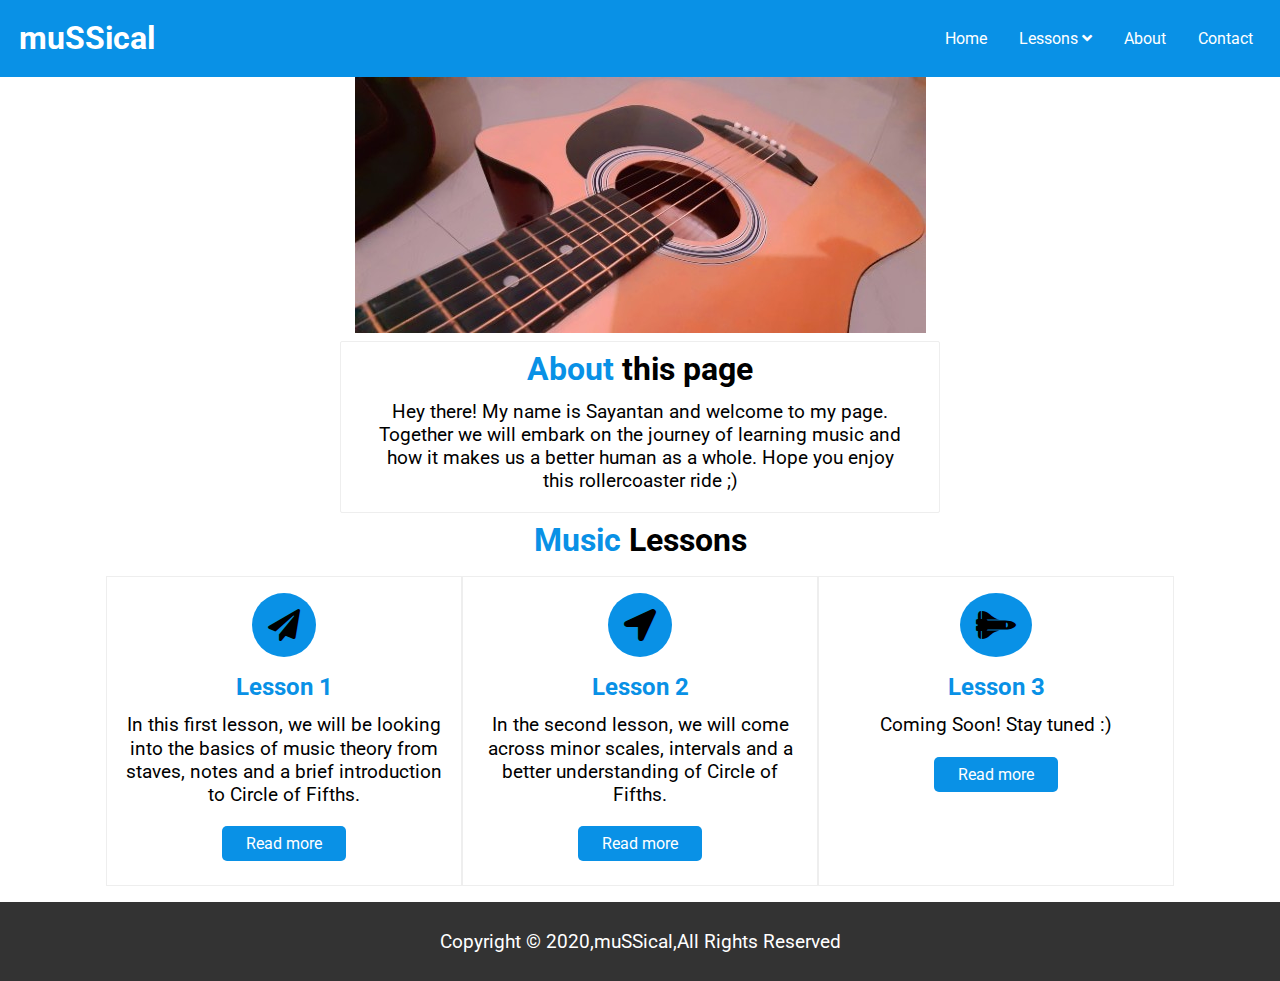
<file: index.html>
<!DOCTYPE html>
<html lang="en">
<head>
    <meta charset="UTF-8">
    <meta name="viewport" content="width=device-width, initial-scale=1.0">
    <meta http-equiv="X-UA-Compatible" content="ie=edge">
    <link rel="stylesheet" href="style.css">
	<link rel="stylesheet" media="screen and (max-width:760px)" href="css/mobile.css">
	<link rel="stylesheet" media="screen and (orientation:landscape) and (min-device-width: 319px) 
	and (max-device-width: 640px)" href="css/mobile.css">
	<!-- <link rel="stylesheet" media="screen and (orientation:landscape)" href="css/landscape.css"> -->
    <!-- <link rel="stylesheet" media="screen and (min-width:1100px)"href="css/widescreen.css"> -->
    
	<link rel="stylesheet" href="./fontawesome-free-5.11.2-web/css/all.css">
    <title>muSSical</title>
</head>
<body>
	<div>
	<nav id="navbar" class="bg-primary">
		<h1 class="logo">
			muSSical
		</h1>
		<ul class="nav-links">
			<li><a href="index.html">Home</a></li>
			<li class="dropdown">Lessons <i class="fa fa-angle-down"></i>
				<ul id="lesson-list">
					<li><a href="lesson1.html">Lesson 1</a></li>
					<li><a href="lesson2.html">Lesson 2</a></li>
					<li><a href="lesson3.html">Lesson 3</a></li>
				</ul>
			</li>
			<li><a href="about.html">About</a></li>
			<li><a href="contact.html">Contact</a></li>
		</ul>
		<div class="hamburger-menu">
			<div class="line1"></div>
			<div class="line2"></div>
			<div class="line3"></div>
		</div>
	</nav>

    <section id="carousel">
		<div class="container">
		  <img src="images/guitar_cover.jpg" alt="Home img">
		</div>
	</section>
	
	<section id="about">
		<div class="container">
			<h2 id="about-header" class="text-center"><span class="text-primary">About</span> this page</h2>
			<p class="text-content text-center">Hey there! My name is Sayantan and welcome to my page. Together we will embark on the journey of learning music and how it makes us a better human as a whole. Hope you enjoy this rollercoaster ride ;)</p>
		</div>
	</section>
	
	<section id="lesson-section">
		<div class="container">
			<h2 class="primary-heading text-center"><span class="text-primary">Music</span> Lessons</h2>
			<div class="lessons">
				<div class="lesson">
					<i class="fas fa-paper-plane fa-2x"></i>
					<div>
						<h2 class="text-primary">Lesson 1</h2>
						<p>In this first lesson, we will be looking into the basics of music theory from staves, notes and a brief introduction to Circle of Fifths.</p>
						<a href="lesson1.html" class="btn">Read more</a>
					</div>
					
				</div>
				<div class="lesson">
					<i class="fas fa-location-arrow fa-2x"></i>
					<div>
						<h2 class="text-primary">Lesson 2</h2>
						<p>In the second lesson, we will come across minor scales, intervals and a better understanding of Circle of Fifths.</p>
						<a href="lesson2.html" class="btn">Read more</a>
					</div>
					
				</div>
				<div class="lesson">
					<i class="fas fa-space-shuttle fa-2x"></i>
					<div>
						<h2 class="text-primary">Lesson 3</h2>
						<p>Coming Soon! Stay tuned :)</p>
						<a href="lesson3.html" class="btn">Read more</a>
					</div>
					
				</div>
			</div>
		</div>
	</section>

    <footer id="main-footer" class="bg-dark text-center py-1">
        <div class="container">
                <p>Copyright &copy; 2020,muSSical,All Rights Reserved</p>
        </div>
	</footer>

	<script src="js/main.js"></script>
</div>
</body>
</html>
</file>
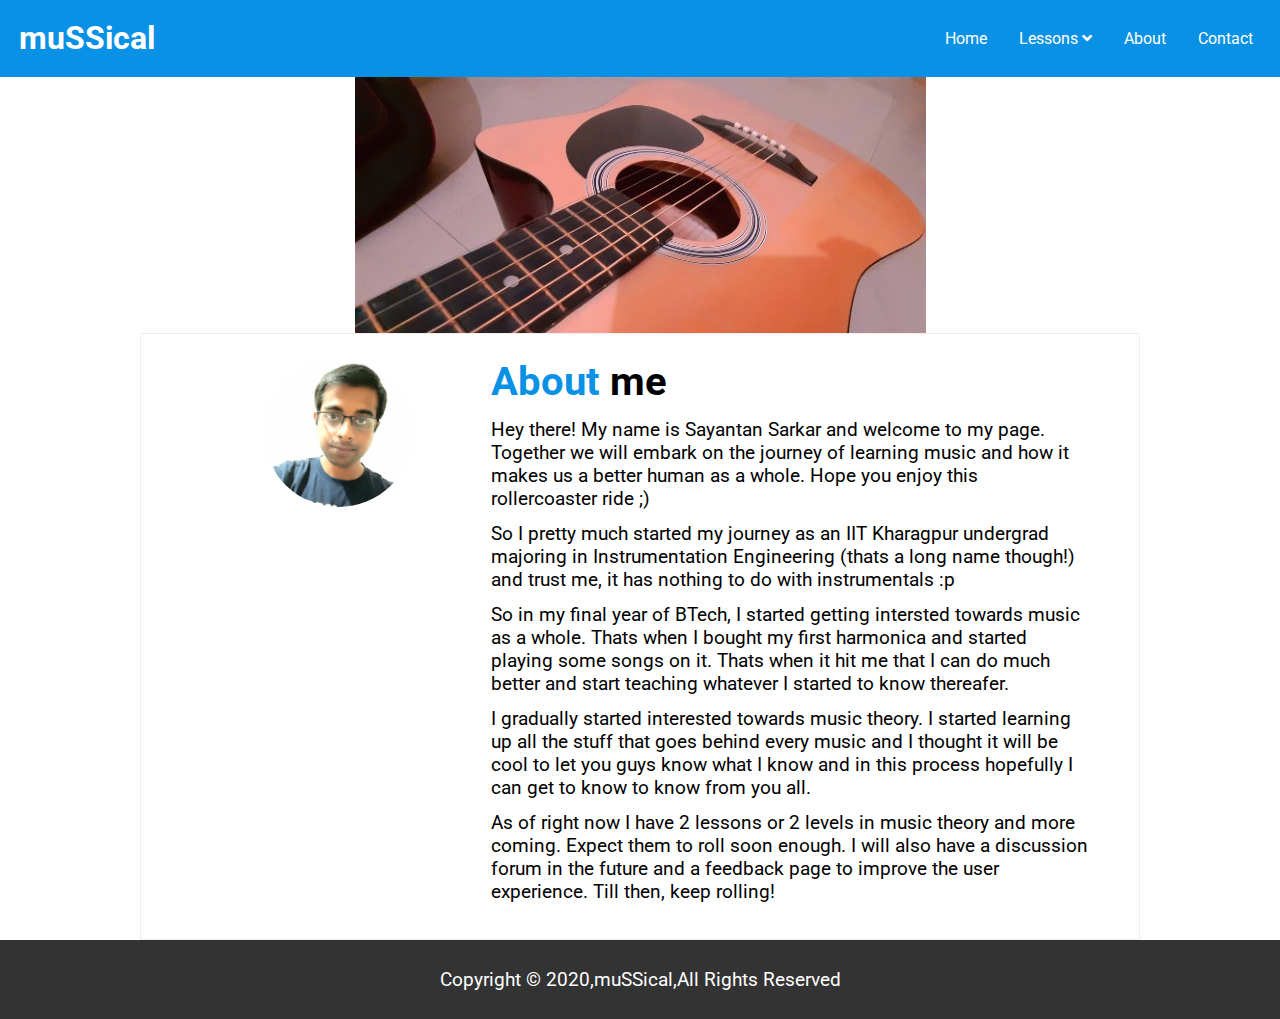
<file: about.html>
<!DOCTYPE html>
<html lang="en">
<head>
    <meta charset="UTF-8">
    <meta name="viewport" content="width=device-width, initial-scale=1.0">
    <meta http-equiv="X-UA-Compatible" content="ie=edge">
    <link rel="stylesheet" href="style.css">
    <link rel="stylesheet" media="screen and (max-width:760px)"href="css/mobile.css">
    <link rel="stylesheet" media="screen and (orientation:landscape) and (min-device-width: 319px) 
	and (max-device-width: 640px)" href="css/mobile.css">
    <!-- <link rel="stylesheet" media="screen and (min-width:1100px)"href="css/widescreen.css"> -->
    
    <link rel="stylesheet" href="./fontawesome-free-5.11.2-web/css/all.css">
    <title>muSSical</title>
</head>
<body>
    <div>
    <nav id="navbar" class="bg-primary">
        <h1 class="logo">
            muSSical
        </h1>
        <ul class="nav-links">
                <li><a href="index.html">Home</a></li>
            <li class="dropdown">Lessons <i class="fa fa-angle-down"></i>
                <ul id="lesson-list">
                    <li><a href="lesson1.html">Lesson 1</a></li>
                    <li><a href="lesson2.html">Lesson 2</a></li>
                    <li><a href="lesson3.html">Lesson 3</a></li>
                </ul>
            </li>
            <li><a href="about.html">About</a></li>
            <li><a href="contact.html">Contact</a></li>
        </ul>
        <div class="hamburger-menu">
            <div class="line1"></div>
            <div class="line2"></div>
            <div class="line3"></div>
        </div>
    </nav>

    <section id="carousel">
            <div class="container">
              <img src="images/guitar_cover.jpg" alt="Home img">
            </div>
        </section>

    <section id="about-section">
        <div class="container">
            <div class="about-info">
                <div id="about-profilepic">
                    <img src="images/profile_pic.jpg" alt="me">
                </div>
                <div id="about-textcontent">
                    <h2><span class="text-primary">About </span>me</h2>
                    <p>Hey there! My name is Sayantan Sarkar and welcome to my page. Together we will embark on the journey of learning music and how it makes us a better human as a whole. Hope you enjoy this rollercoaster ride ;)</p>
                    <p>So I pretty much started my journey as an IIT Kharagpur undergrad majoring in Instrumentation Engineering (thats a long name though!) and trust me, it has nothing to do with instrumentals :p</p>
                    <p>So in my final year of BTech, I started getting intersted towards music as a whole. Thats when I bought my first harmonica and started playing some songs on it. Thats when it hit me that I can do much better and start teaching whatever I started to know thereafer.</p>
                    <p>I gradually started interested towards music theory. I started learning up all the stuff that goes behind every music and I thought it will be cool to let you guys know what I know and in this process hopefully I can get to know to know from you all.</p>
                    <p>As of right now I have 2 lessons or 2 levels in music theory and more coming. Expect them to roll soon enough. I will also have a discussion forum in the future and a feedback page to improve the user experience. Till then, keep rolling!</p>
                </div>
            </div>
            
        </div>
    </section>

    <footer id="main-footer" class="bg-dark text-center py-1">
        <div class="container">
                <p>Copyright &copy; 2020,muSSical,All Rights Reserved</p>
        </div>
	</footer>
    
	<script src="js/main.js"></script>
    </div>
</body>
</html>
</file>
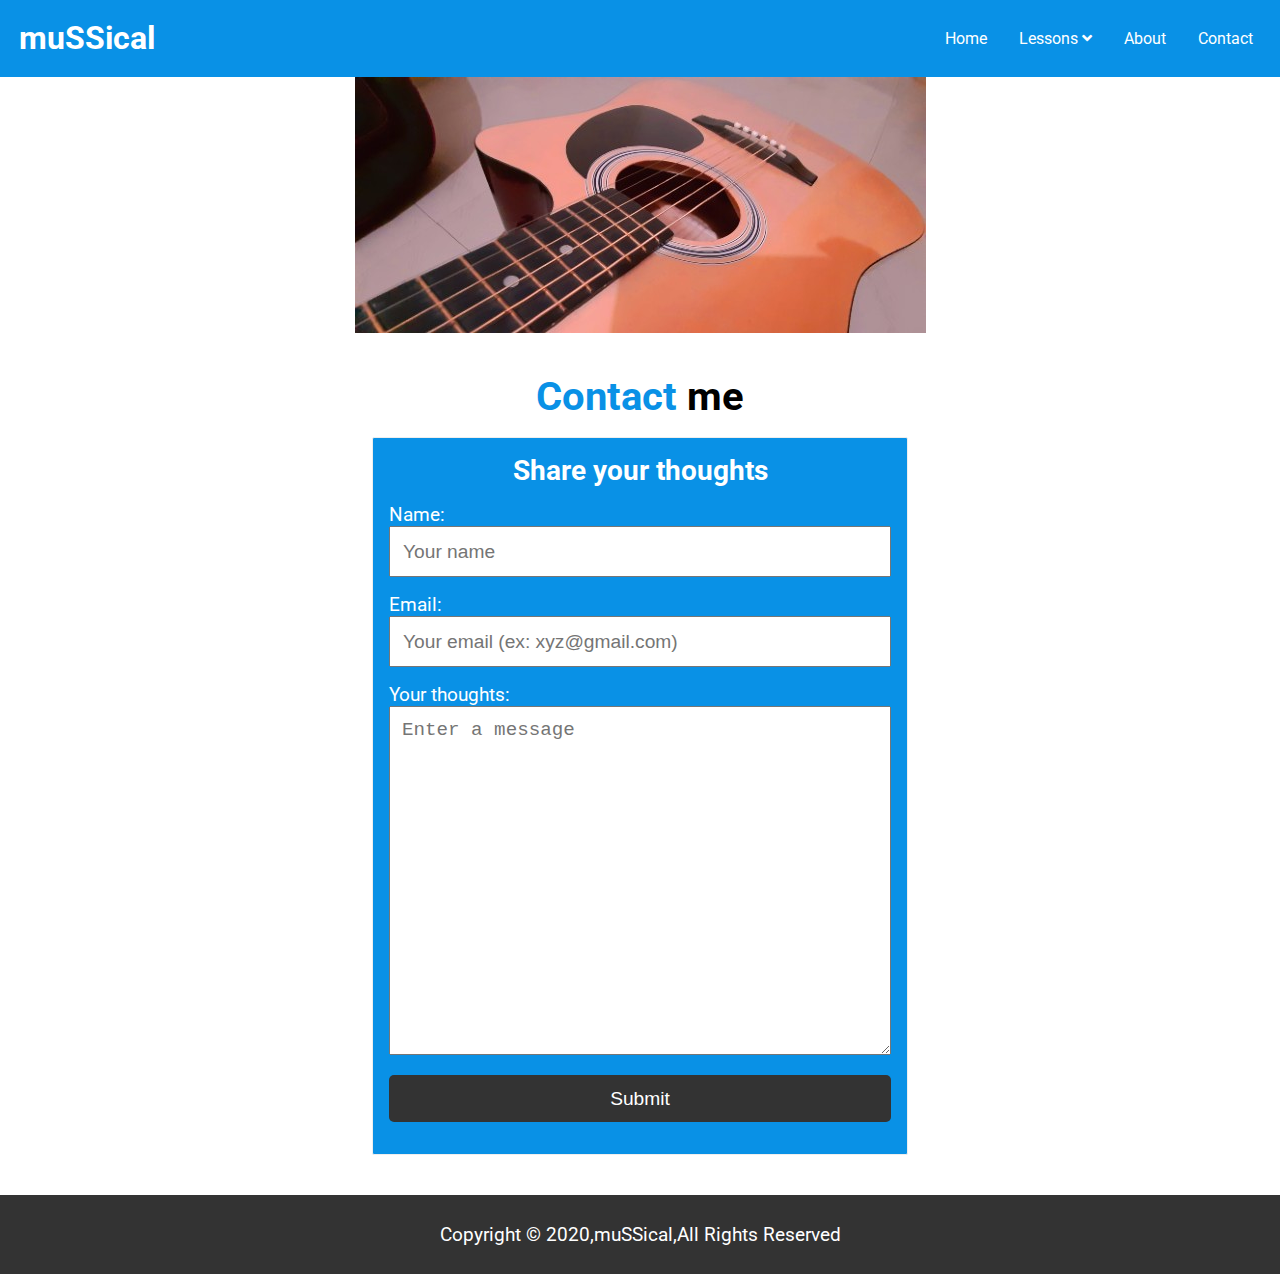
<file: contact.html>
<!DOCTYPE html>
<html lang="en">
<head>
    <meta charset="UTF-8">
    <meta name="viewport" content="width=device-width, initial-scale=1.0">
    <meta http-equiv="X-UA-Compatible" content="ie=edge">
    <link rel="stylesheet" href="style.css">
    <link rel="stylesheet" media="screen and (max-width:760px)"href="css/mobile.css">
    <link rel="stylesheet" media="screen and (orientation:landscape) and (min-device-width: 319px) 
	and (max-device-width: 640px)" href="css/mobile.css">
    <!-- <link rel="stylesheet" media="screen and (min-width:1100px)"href="css/widescreen.css"> -->
    
    <link rel="stylesheet" href="./fontawesome-free-5.11.2-web/css/all.css">
    <title>muSSical</title>
</head>
<body>
    <div>
    <nav id="navbar" class="bg-primary">
        <h1 class="logo">
            muSSical
        </h1>
        <ul class="nav-links">
                <li><a href="index.html">Home</a></li>
            <li class="dropdown">Lessons <i class="fa fa-angle-down"></i>
                <ul id="lesson-list">
                    <li><a href="lesson1.html">Lesson 1</a></li>
                    <li><a href="lesson2.html">Lesson 2</a></li>
                    <li><a href="lesson3.html">Lesson 3</a></li>
                </ul>
            </li>
            <li><a href="about.html">About</a></li>
            <li><a href="contact.html">Contact</a></li>
        </ul>
        <div class="hamburger-menu">
            <div class="line1"></div>
            <div class="line2"></div>
            <div class="line3"></div>
        </div>
    </nav>

    <section id="carousel">
            <div class="container">
              <img src="images/guitar_cover.jpg" alt="Home img">
            </div>
        </section>

    <section id="contact-section">
        <div class="container py-2">
            <div id="contact-heading">
                <h2><span class="text-primary">Contact </span>me</h2>
            </div>
            <div id="form-details" class="py-1">
                <h3>Share your thoughts</h3>
                <form name="contact" method="POST" data-netlify="true">
                    <div class="form-grp">
                        <label for="name">Name:</label>
                        <input type="text" name="name" id="name" placeholder="Your name" required>
                    </div>
                    <div class="form-grp">
                        <label for="email">Email:</label>
                        <input type="email" name="email" id="email" placeholder="Your email (ex: xyz@gmail.com)">
                    </div>
                    <div class="form-grp">
                        <label for="message">Your thoughts:</label>
                        <textarea name="message" rows="14" id="message" placeholder="Enter a message" required></textarea>
                    </div>
                    <div class="form-grp">
                        <input type="submit" value="Submit" id="submit" class="btn btn-dark">
                    </div>
                </form>
            </div>
            
        </div>
    </section>

    <footer id="main-footer" class="bg-dark text-center py-1">
        <div class="container">
                <p>Copyright &copy; 2020,muSSical,All Rights Reserved</p>
        </div>
	</footer>
    
	<script src="js/main.js"></script>
    </div>
</body>
</html>
</file>
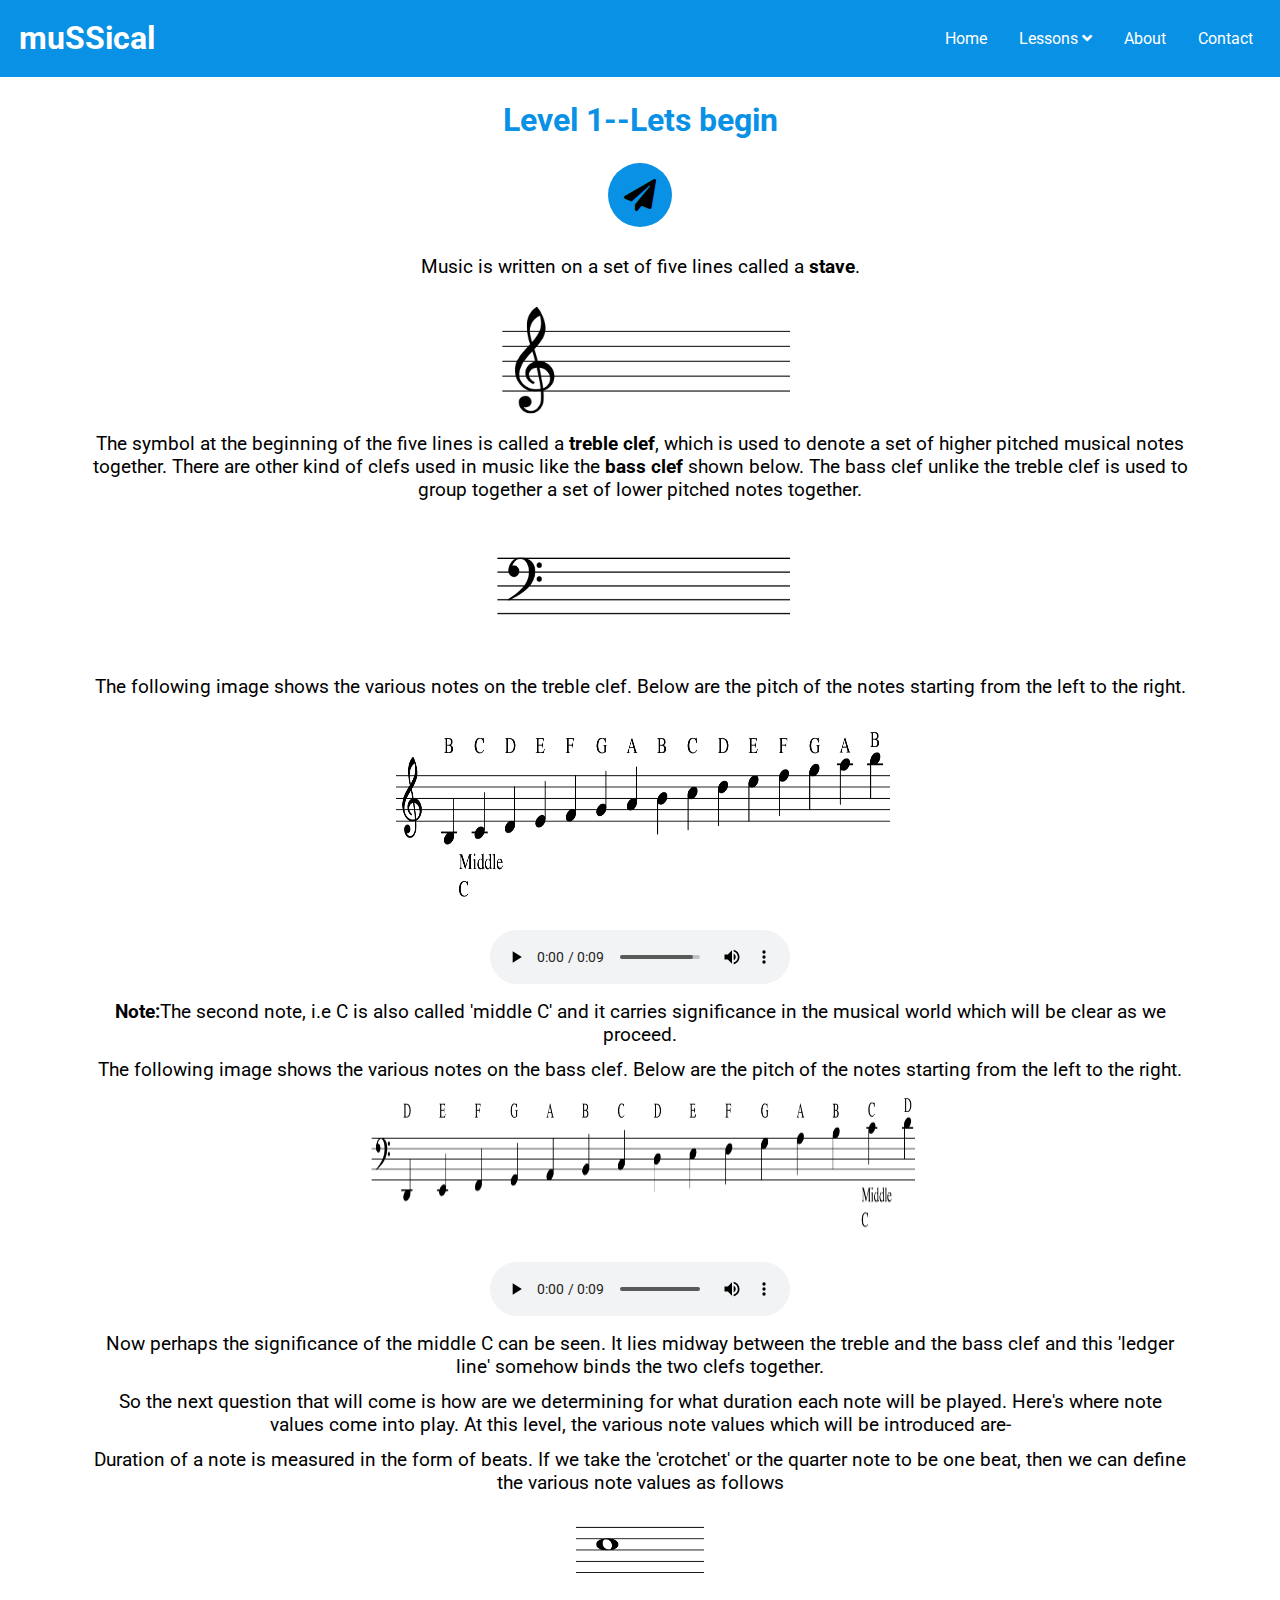
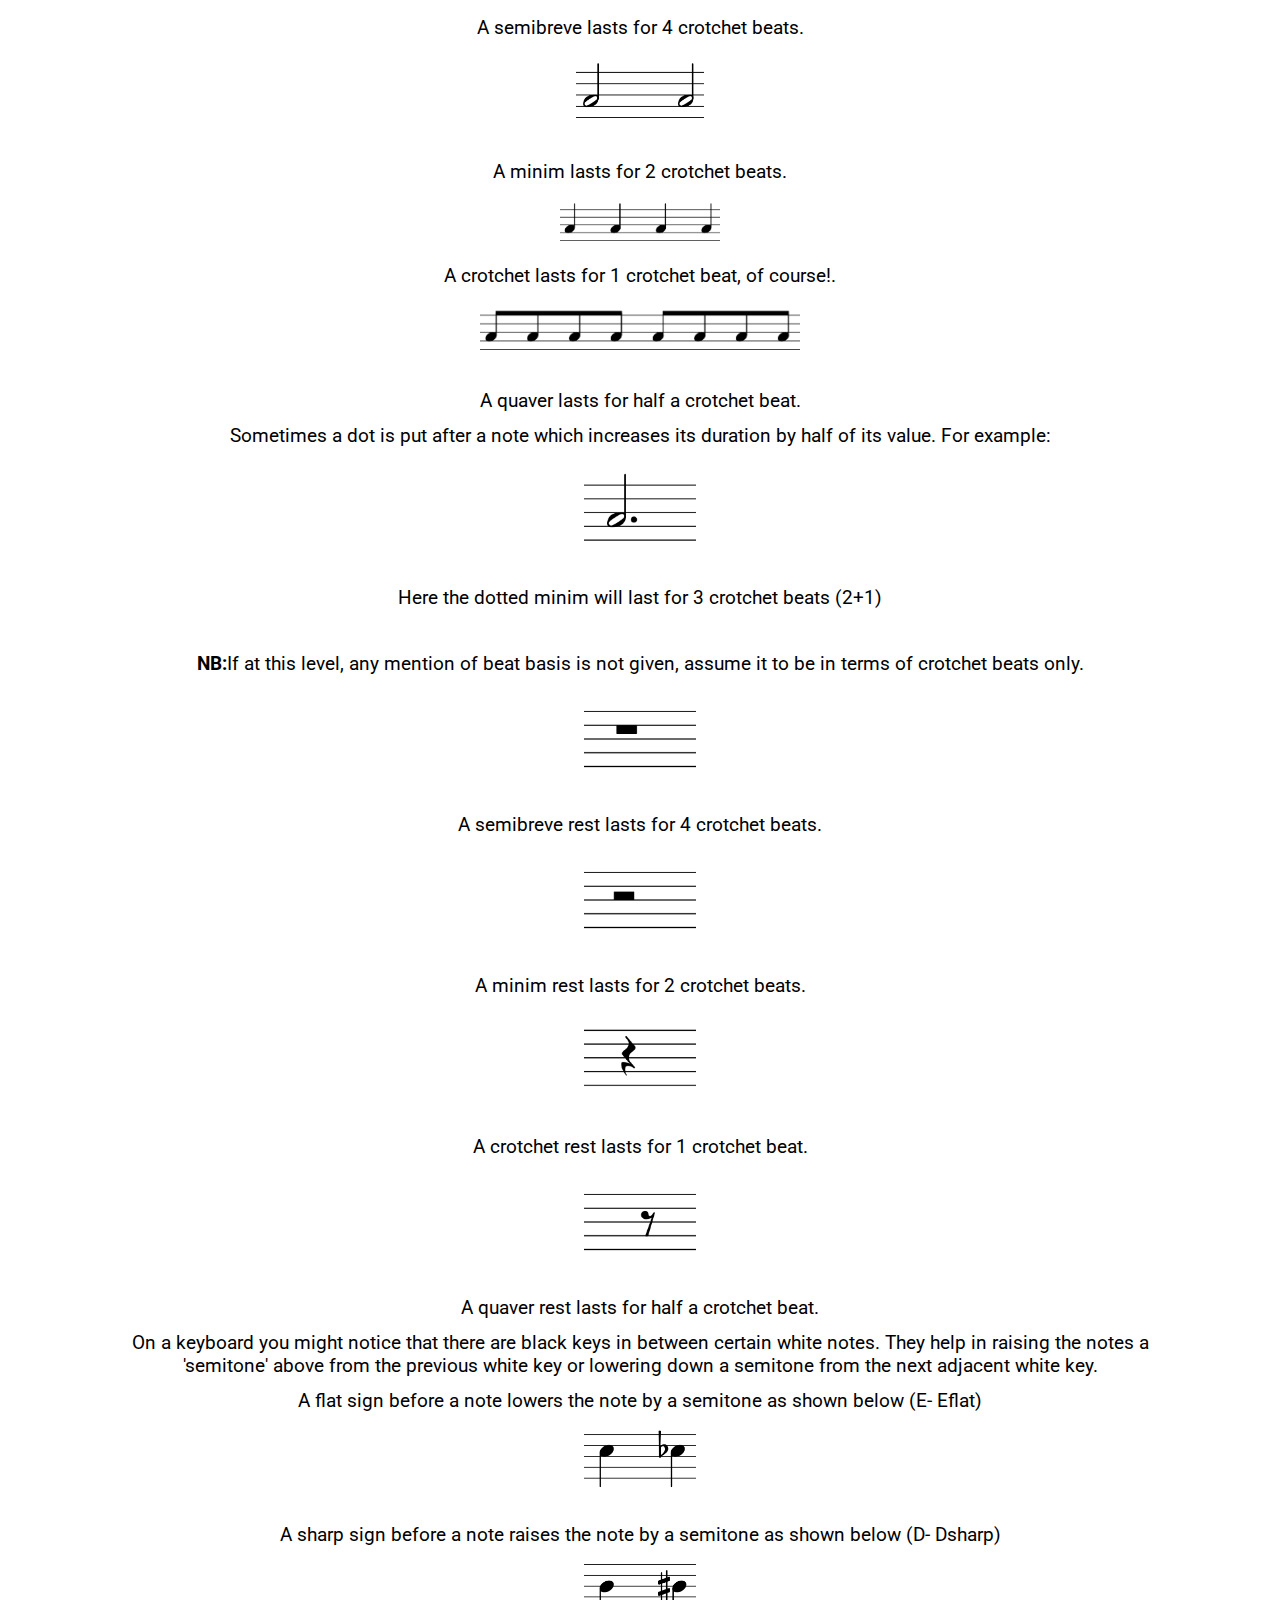
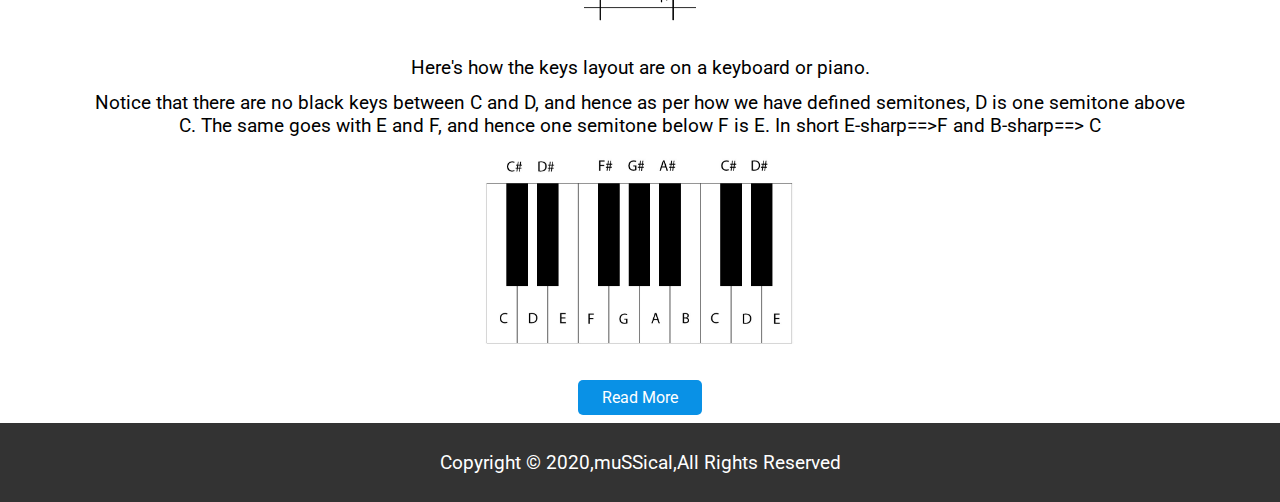
<file: lesson1.html>
<!DOCTYPE html>
<html lang="en">
<head>
    <meta charset="UTF-8">
    <meta name="viewport" content="width=device-width, initial-scale=1.0">
    <meta http-equiv="X-UA-Compatible" content="ie=edge">
    <link rel="stylesheet" href="style.css">
    <link rel="stylesheet" media="screen and (max-width:760px)"href="css/mobile.css">
    <link rel="stylesheet" media="screen and (orientation:landscape) and (min-device-width: 319px) 
	and (max-device-width: 640px)" href="css/mobile.css">
    <!-- <link rel="stylesheet" media="screen and (min-width:1100px)"href="css/widescreen.css"> -->
    
    <link rel="stylesheet" href="./fontawesome-free-5.11.2-web/css/all.css">
    <title>muSSical</title>
</head>
<body>
    <div>
    <nav id="navbar" class="bg-primary">
        <h1 class="logo">
            muSSical
        </h1>
        <ul class="nav-links">
            <li><a href="index.html">Home</a></li>
            <li class="dropdown">Lessons <i class="fa fa-angle-down"></i>
                <ul id="lesson-list">
                    <li><a href="lesson1.html">Lesson 1</a></li>
                    <li><a href="lesson2.html">Lesson 2</a></li>
                    <li><a href="lesson3.html">Lesson 3</a></li>
                </ul>
            </li>
            <li><a href="about.html">About</a></li>
            <li><a href="contact.html">Contact</a></li>
        </ul>
        <div class="hamburger-menu">
            <div class="line1"></div>
            <div class="line2"></div>
            <div class="line3"></div>
        </div>
    </nav>

    <div class="card">
        <div class="container">
        <h2 class="lesson-heading text-primary py-2">
            Level 1--Lets begin
        </h2>
        <div class="icon" style="text-align:center;">
          <i class="fa fa-paper-plane fa-2x"></i>
        </div>
        <div class="card-text">
            <p>Music is written on a set of five lines called a <b>stave</b>.</p>
            <img src="./images/stave_treble.png" class="img-fluid" alt="stave_treble" style="height:130px;width:300px;"/>
            <p>The symbol at the beginning of the five lines is called a <b>treble clef</b>, which is used to denote a set of higher pitched musical notes together. There are other kind of clefs used in music like the <b>bass clef</b> shown below. The bass clef unlike the treble clef is used to group together a set of lower pitched notes together.</p>
            <img src="./images/bass_clef.png" class="img-fluid" alt="bass_clef" style="height:150px;width:300px;"/>
            <p>The following image shows the various notes on the treble clef. Below are the pitch of the notes starting from the left to the right.</p>
            <img src="./images/treble_notes.png" class="img-fluid" alt="treble_notes" style="height:200px;width:500px;" /><br>
            <audio controls>
                <source src="./audio/treble_notes.mp3" type="audio/mp3">
                Your browser does not support the audio element.
            </audio>
            <p><b>Note:</b>The second note, i.e C is also called 'middle C' and it carries significance in the musical world which will be clear as we proceed.</p>
            <p>The following image shows the various notes on the bass clef. Below are the pitch of the notes starting from the left to the right.</p>
            <img src="./images/bass_notes.png" class="img-fluid" alt="bass_notes" style="height:150px;width:550px;" /><br>
            <audio controls>
                <source src="./audio/bass_notes.mp3" type="audio/mp3">
                Your browser does not support the audio element.
            </audio>
            <p>Now perhaps the significance of the middle C can be seen. It lies midway between the treble and the bass clef and this 'ledger line' 
            somehow binds the two clefs together.</p>
            <p>So the next question that will come is how are we determining for what duration each note will be played. Here's where note values come into play. At this level, the various note values which will be introduced are-
            <p>Duration of a note is measured in the form of beats. If we take the 'crotchet' or the quarter note to be one beat, then we can define the various note values as follows</p>
            <img src="./images/semibreve.png" class="img-fluid" alt="semibreve" style="width:8rem;" /><br>
            <p>A semibreve lasts for 4 crotchet beats.</p>
            <img src="./images/minims.png" class="img-fluid" alt="minims" style="width:8rem;" /><br>
            <p>A minim lasts for 2 crotchet beats.</p>
            <img src="./images/crotchets.png" class="img-responsive" alt="crotchets" style="width:10rem;" /><br>
            <p>A crotchet lasts for 1 crotchet beat, of course!.</p>
            <img src="./images/quavers.png" class="img-fluid" alt="quavers" style="width:20rem;" /><br>
            <p>A quaver lasts for half a crotchet beat.</p>
            <p>Sometimes a dot is put after a note which increases its duration by half of its value. For example:</p>
            <img src="./images/dotted_minim.png" class="img-fluid" alt="dotted_minim" style="width:7rem;" /><br>
            <p>Here the dotted minim will last for 3 crotchet beats (2+1)</p><br>
            <p><b>NB:</b>If at this level, any mention of beat basis is not given, assume it to be in terms of crotchet beats only. </p>
            <img src="./images/semibreve_rest.png" class="img-fluid" alt="semibreve_rest" style="width:7rem;" /><br>
            <p>A semibreve rest lasts for 4 crotchet beats.</p>
            <img src="./images/minims_rest.png" class="img-fluid" alt="minims_rest" style="width:7rem;" /><br>
            <p>A minim rest lasts for 2 crotchet beats.</p>
            <img src="./images/crotchets_rest.png" class="img-fluid" alt="crotchets_rest" style="width:7rem;" /><br>
            <p>A crotchet rest lasts for 1 crotchet beat.</p>
            <img src="./images/quavers_rest.png" class="img-fluid" alt="quavers_rest" style="width:7rem;" /><br>
            <p>A quaver rest lasts for half a crotchet beat.</p>
            <p>On a keyboard you might notice that there are black keys in between certain white notes. They help in raising the notes a 'semitone' above from the previous white key or lowering down a semitone from the next adjacent white key. </p>
            <p>A flat sign before a note lowers the note by a semitone as shown below (E- Eflat)</p>
            <img src="./images/note_flat.png" class="img-fluid" alt="note_flat" style="width:7rem;" /><br>
            <p>A sharp sign before a note raises the note by a semitone as shown below (D- Dsharp)</p>
            <img src="./images/note_sharp.png" class="img-fluid" alt="note_sharp" style="width:7rem;" /><br>
            <p>Here's how the keys layout are on a keyboard or piano.</p>
            <p>Notice that there are no black keys between C and D, and hence as per how we have defined semitones, D is one semitone above C. The same goes with E and F, and hence one semitone below F is E. In short E-sharp==>F and B-sharp==> C</p>
            <img src="./images/keyboard.jpg" class="img-fluid" alt="keyboard" style="max-width:20rem;" /><br>
        </div>
        <a href="lesson1_2.html" class="btn btn-primary">Read More</a>
        
        </div>
    </div>
    <footer id="main-footer" class="bg-dark text-center py-1">
        <div class="container">
                <p>Copyright &copy; 2020,muSSical,All Rights Reserved</p>
        </div>
    </footer>

    <script src="js/main.js"></script>
    </div>
</body>
</html>
</file>
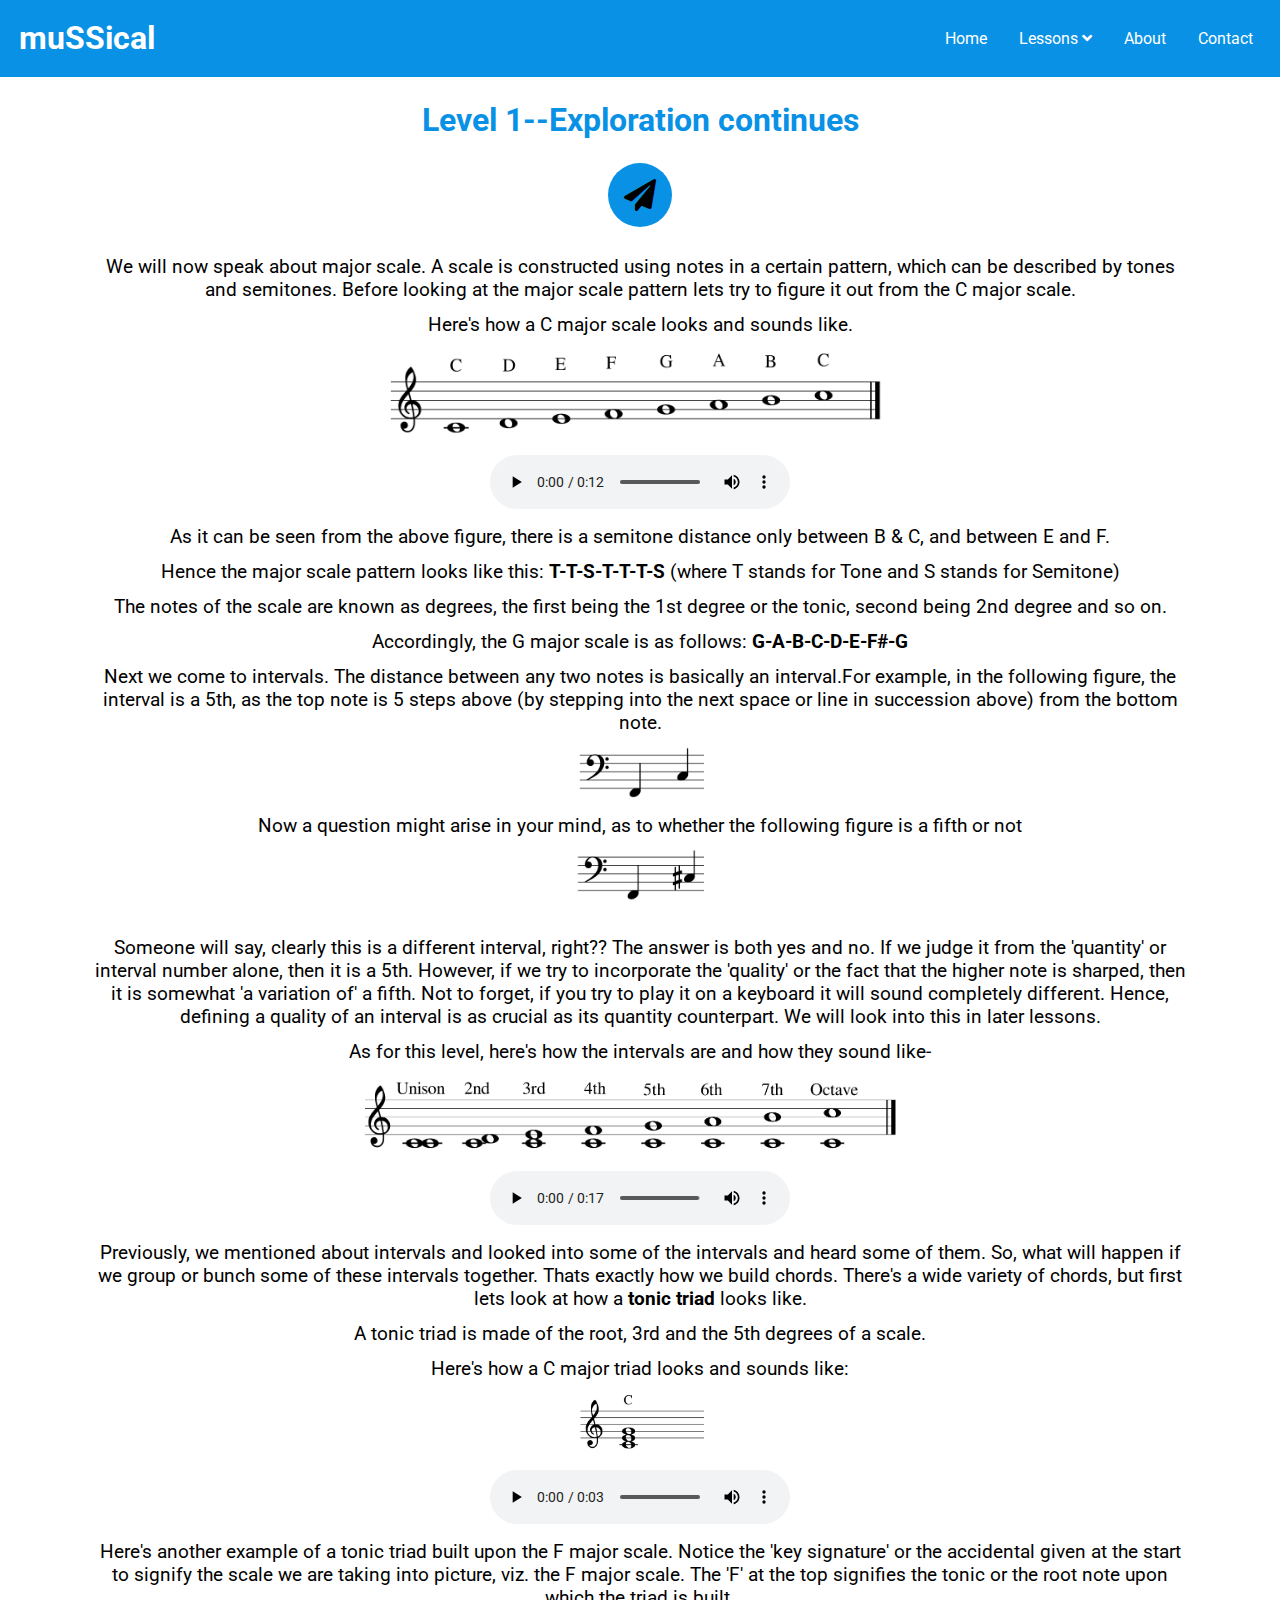
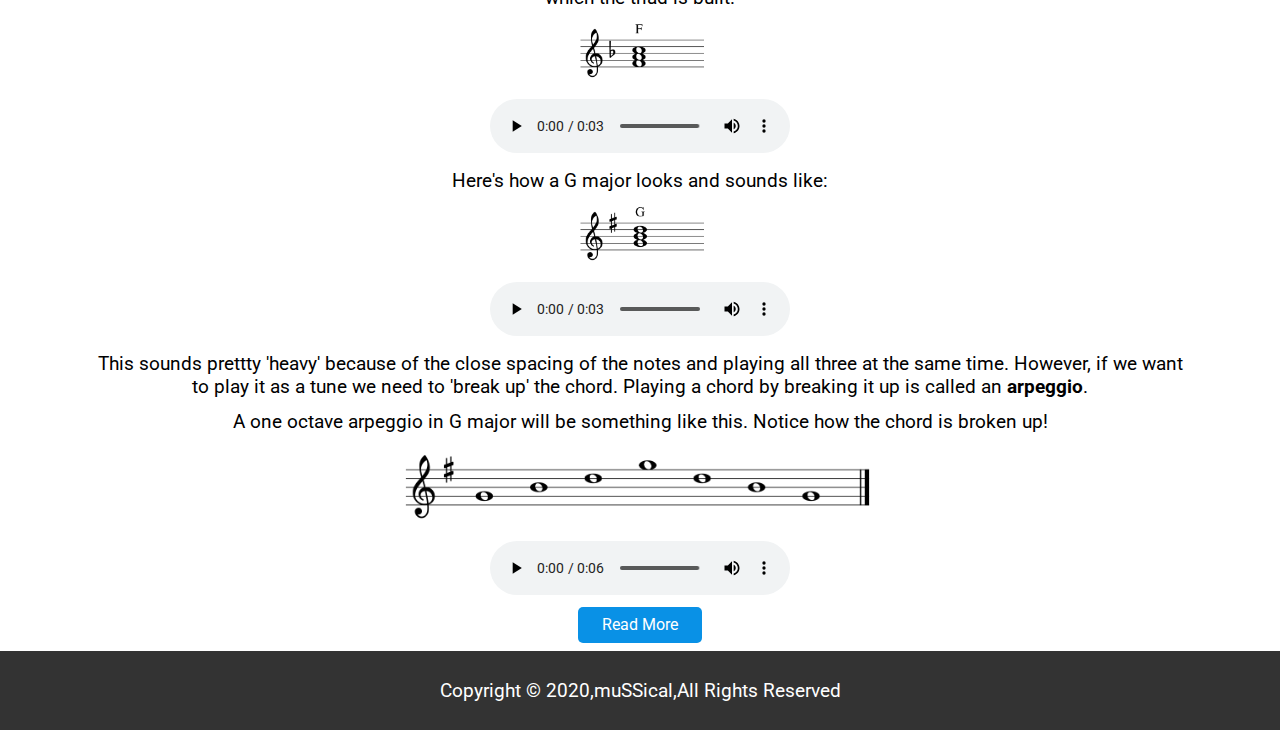
<file: lesson1_2.html>
<!DOCTYPE html>
<html lang="en">
<head>
    <meta charset="UTF-8">
    <meta name="viewport" content="width=device-width, initial-scale=1.0">
    <meta http-equiv="X-UA-Compatible" content="ie=edge">
    <link rel="stylesheet" href="style.css">
	<link rel="stylesheet" media="screen and (max-width:760px)"href="css/mobile.css">
	<link rel="stylesheet" media="screen and (orientation:landscape) and (min-device-width: 319px) 
	and (max-device-width: 640px)" href="css/mobile.css">
    <!-- <link rel="stylesheet" media="screen and (min-width:1100px)"href="css/widescreen.css"> -->
    
    <link rel="stylesheet" href="./fontawesome-free-5.11.2-web/css/all.css">
    <title>muSSical</title>
</head>
<body>
<div>
	<nav id="navbar" class="bg-primary">
		<h1 class="logo">
			muSSical
		</h1>
		<ul class="nav-links">
			<li><a href="index.html">Home</a></li>
			<li class="dropdown">Lessons <i class="fa fa-angle-down"></i>
				<ul id="lesson-list">
					<li><a href="lesson1.html">Lesson 1</a></li>
					<li><a href="lesson2.html">Lesson 2</a></li>
					<li><a href="lesson3.html">Lesson 3</a></li>
				</ul>
			</li>
			<li><a href="about.html">About</a></li>
			<li><a href="contact.html">Contact</a></li>
		</ul>
		<div class="hamburger-menu">
			<div class="line1"></div>
			<div class="line2"></div>
			<div class="line3"></div>
		</div>
	</nav>

    <div class="card">
        <div class="container">
        <h2 class="lesson-heading text-primary py-2">
            Level 1--Exploration continues
        </h2>
        <div class="icon" style="text-align:center;">
          <i class="fa fa-paper-plane fa-2x"></i>
        </div>
        <div class="card-text">
            <p>We will now speak about major scale. A scale is constructed using notes in a certain pattern, which can be described by tones and semitones. Before looking at the major scale pattern lets try to figure it out from the C major scale.</p>
				<p>Here's how a C major scale looks and sounds like.</p>
				<img src="./images/Cmajor_scale.png" class="img-fluid" alt="Cmajor_scale" style="width:500px;" /><br>
				<audio controls>
					<source src="./audio/Cmajor_scale.mp3" type="audio/mp3">
					Your browser does not support the audio element.
				</audio>
				<p>As it can be seen from the above figure, there is a semitone distance only between B & C, and between E and F.</p>
				<p>Hence the major scale pattern looks like this: <b>T-T-S-T-T-T-S</b> (where T stands for Tone and S stands for Semitone)</p>
				<p>The notes of the scale are known as degrees, the first being the 1st degree or the tonic, second being 2nd degree and so on.</p>
				<p>Accordingly, the G major scale is as follows: <b>G-A-B-C-D-E-F#-G</b></p>
				<p>Next we come to intervals. The distance between any two notes is basically an interval.For example, in the following figure, the interval is a 5th, as the top note is 5 steps above (by stepping into the next space or line in succession above) from the bottom note.</p>
				<img src="./images/fifth_interval.png" class="img-responsive" alt="fifth_interval" style="width:8rem;" /><br>
				<p>Now a question might arise in your mind, as to whether the following figure is a fifth or not<p>
				<img src="./images/fifth_interval_sharped.png" class="img-fluid" alt="fifth_interval_sharped" style="width:8rem;" /><br>
				<p>Someone will say, clearly this is a different interval, right?? The answer is both yes and no. If we judge it from the 'quantity' or interval number alone, then it is a 5th. However, if we try to incorporate the 'quality' or the fact that the higher note is sharped, then it is somewhat 'a variation of' a fifth. Not to forget, if you try to play it on a keyboard it will sound completely different. Hence, defining a quality of an interval is as crucial as its quantity counterpart. We will look into this in later lessons.<p>
				<p>As for this level, here's how the intervals are and how they sound like-</p>
				<img src="./images/intervals.png" class="img-fluid" alt="intervals" style="width:35rem;" /><br>
				<audio controls>
					<source src="./audio/intervals.mp3" type="audio/mp3">
					Your browser does not support the audio element.
				</audio>
				<p>Previously, we mentioned about intervals and looked into some of the intervals and heard some of them. So, what will happen if we group or bunch some of these intervals together. Thats exactly how we build chords. There's a wide variety of chords, but first lets look at how a <b>tonic triad</b> looks like.</p>
				<p>A tonic triad is made of the root, 3rd and the 5th degrees of a scale.</p>
				<p>Here's how a C major triad looks and sounds like:</p>
				<img src="./images/Cmajor_triad.png" class="img-fluid" alt="triad" style="width:8rem;"/><br>
				<audio controls>
					<source src="./audio/Cmajor_triad.mp3" type="audio/mp3">
					Your browser does not support the audio element.
				</audio>
				<p>Here's another example of a tonic triad built upon the F major scale. Notice the 'key signature' or the accidental given at the start to signify the scale we are taking into picture, viz. the F major scale. The 'F' at the top signifies the tonic or the root note upon which the triad is built.</p>
				<img src="./images/Fmajor_triad.png" class="img-fluid" alt="triad" style="width:8rem;"/><br>
				<audio controls>
					<source src="./audio/Fmajor_triad.mp3" type="audio/mp3">
					Your browser does not support the audio element.
				</audio>
				<p>Here's how a G major looks and sounds like:</p>
				<img src="./images/Gmajor_triad.png" class="img-fluid" alt="triad" style="width:8rem;"/><br>
				<audio controls>
					<source src="./audio/Gmajor_triad.mp3" type="audio/mp3">
					Your browser does not support the audio element.
				</audio>
				<p>This sounds prettty 'heavy' because of the close spacing of the notes and playing all three at the same time. However, if we want to play it as a tune we need to 'break up' the chord. Playing a chord by breaking it up is called an <b>arpeggio</b>.</p>
				<p>A one octave arpeggio in G major will be something like this. Notice how the chord is broken up!</p>
				<img src="./images/Gmajor_arpeggio.png" class="img-fluid" alt="arpeggio" style="width:30rem;"/><br>
				<audio controls>
					<source src="./audio/Gmajor_arpeggio.mp3" type="audio/mp3">
					Your browser does not support the audio element.
				</audio>
        </div>
        <a href="lesson1_3.html" class="btn btn-primary">Read More</a>
        
        </div>
    </div>
    <footer id="main-footer" class="bg-dark text-center py-1">
        <div class="container">
                <p>Copyright &copy; 2020,muSSical,All Rights Reserved</p>
        </div>
	</footer>

	<script src="js/main.js"></script>
  </div>  
</body>
</html>
</file>
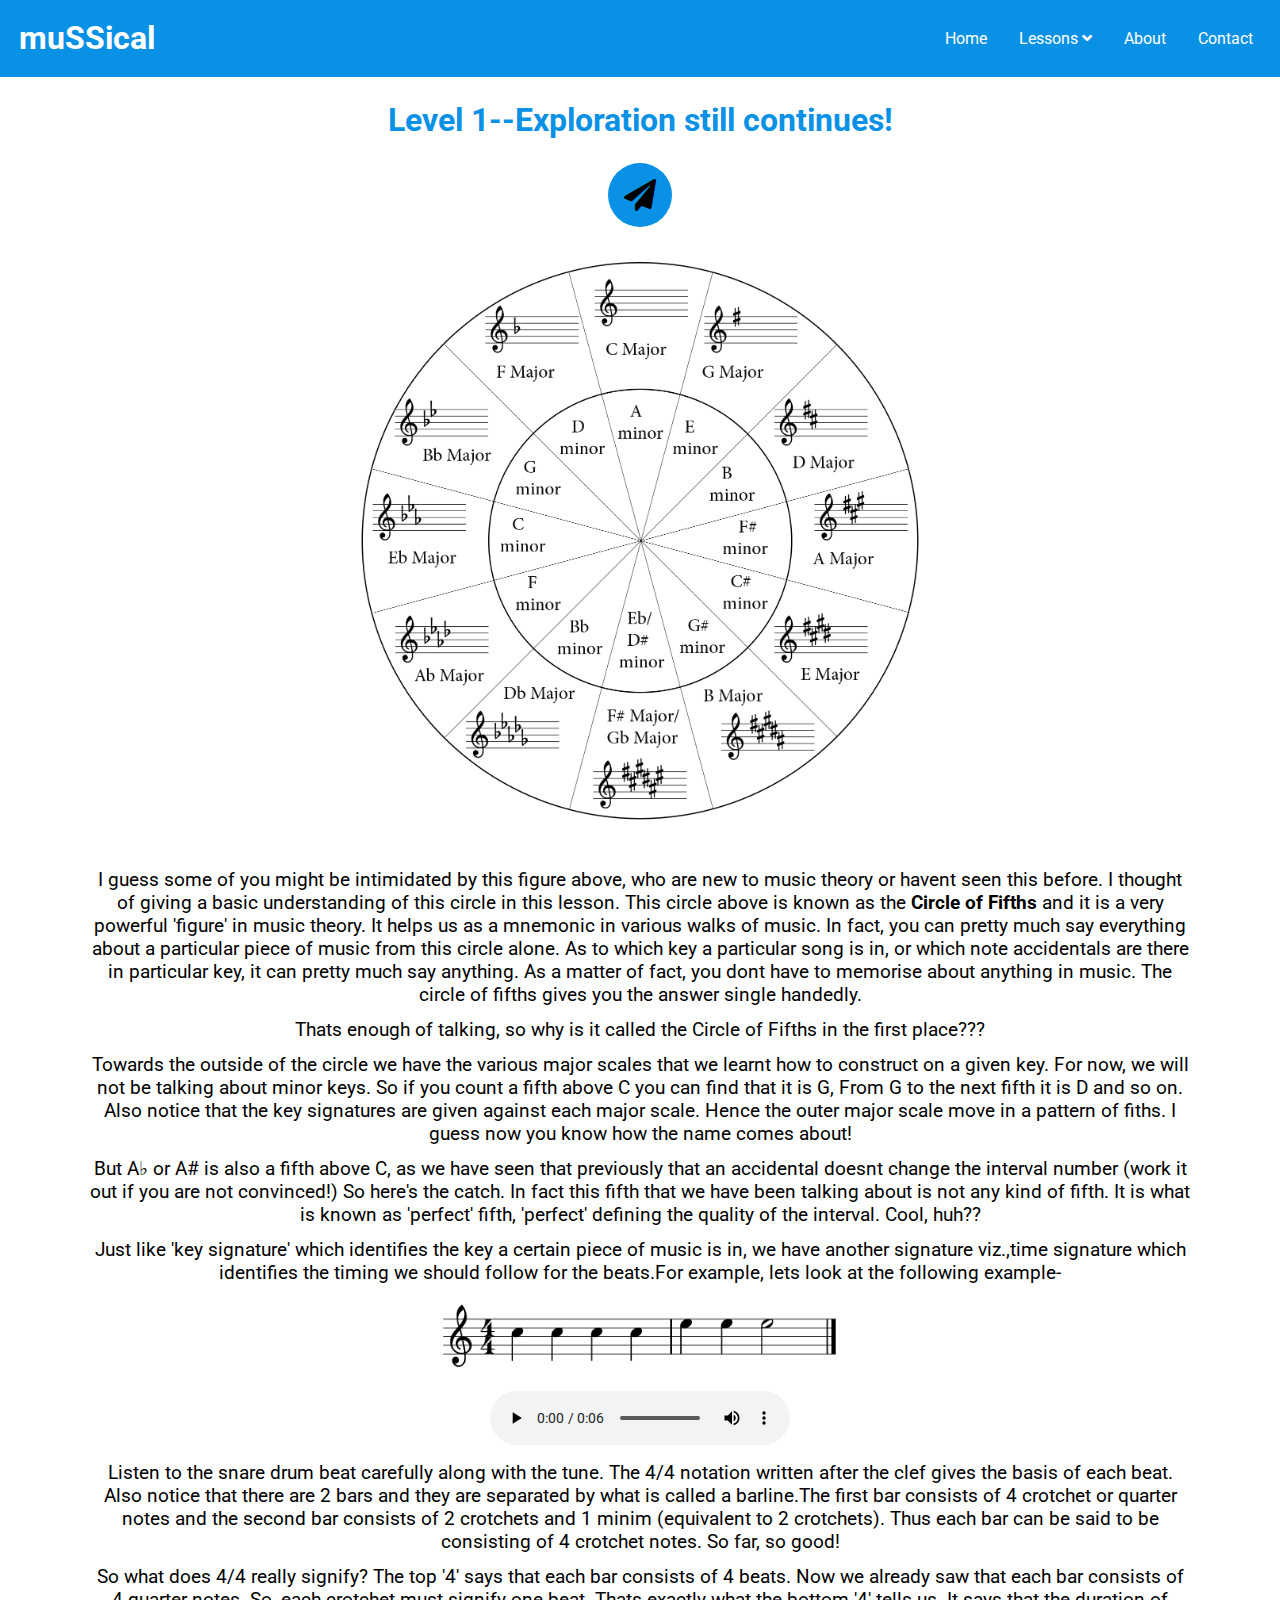
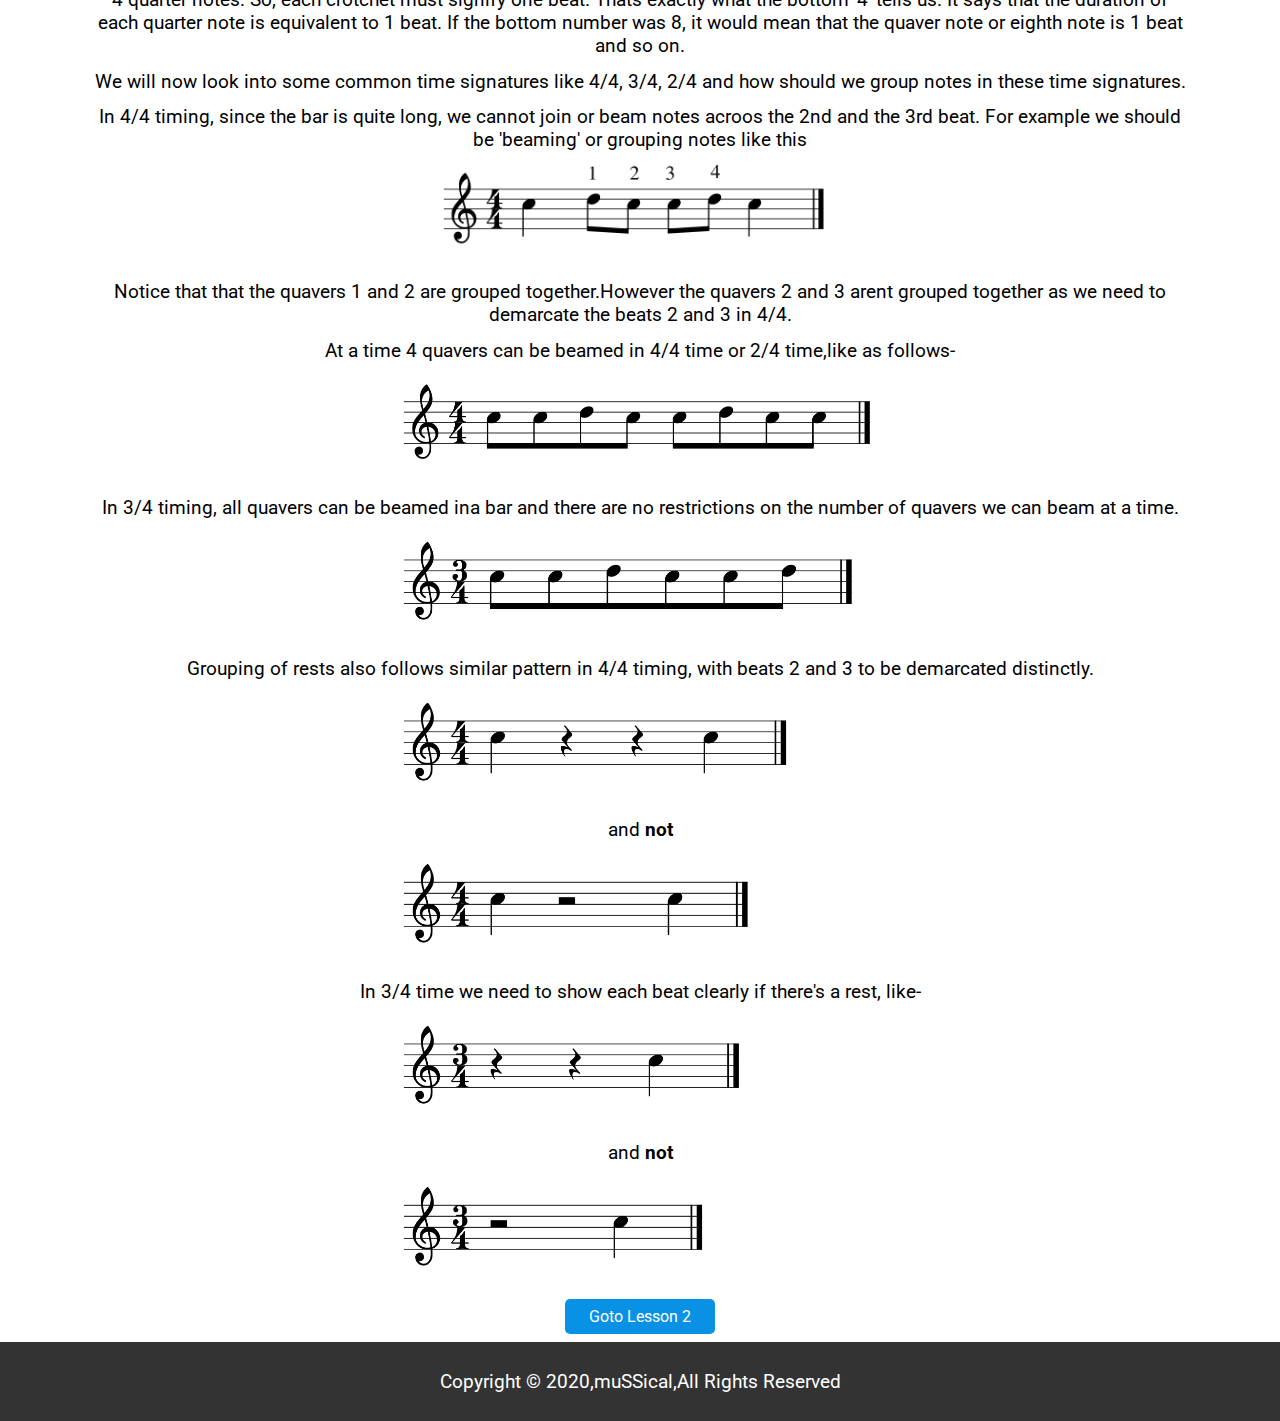
<file: lesson1_3.html>
<!DOCTYPE html>
<html lang="en">
<head>
    <meta charset="UTF-8">
    <meta name="viewport" content="width=device-width, initial-scale=1.0">
    <meta http-equiv="X-UA-Compatible" content="ie=edge">
    <link rel="stylesheet" href="style.css">
    <link rel="stylesheet" media="screen and (max-width:760px)"href="css/mobile.css">
    <link rel="stylesheet" media="screen and (orientation:landscape) and (min-device-width: 319px) 
	and (max-device-width: 640px)" href="css/mobile.css">
    <!-- <link rel="stylesheet" media="screen and (min-width:1100px)"href="css/widescreen.css"> -->
    
    <link rel="stylesheet" href="./fontawesome-free-5.11.2-web/css/all.css">
    <title>muSSical</title>
</head>
<body>
    <div>
    <nav id="navbar" class="bg-primary">
        <h1 class="logo">
            muSSical
        </h1>
        <ul class="nav-links">
            <li><a href="index.html">Home</a></li>
            <li class="dropdown">Lessons <i class="fa fa-angle-down"></i>
                <ul id="lesson-list">
                    <li><a href="lesson1.html">Lesson 1</a></li>
                    <li><a href="lesson2.html">Lesson 2</a></li>
                    <li><a href="lesson3.html">Lesson 3</a></li>
                </ul>
            </li>
            <li><a href="about.html">About</a></li>
            <li><a href="contact.html">Contact</a></li>
        </ul>
        <div class="hamburger-menu">
            <div class="line1"></div>
            <div class="line2"></div>
            <div class="line3"></div>
        </div>
    </nav>

    <div class="card">
        <div class="container">
        <h2 class="lesson-heading text-primary py-2">
            Level 1--Exploration still continues!
        </h2>
        <div class="icon" style="text-align:center;">
          <i class="fa fa-paper-plane fa-2x"></i>
        </div>
        <div class="card-text">
            <img src="./images/CircleofFifth.png" class="img-fluid" alt="rest_beam" style="width:40rem;" /><br>
				<p>I guess some of you might be intimidated by this figure above, who are new to music theory or havent seen this before. I thought of giving a basic understanding of this circle in this lesson. This circle above is known as the <b>Circle of Fifths</b> and it is a very powerful 'figure' in music theory. It helps us as a mnemonic in various walks of music. In fact, you can pretty much say everything about a particular piece of music from this circle alone. As to which key a particular song is in, or which note accidentals are there in particular key, it can pretty much say anything. As a matter of fact, you dont have to memorise about anything in music. The circle of fifths gives you the answer single handedly.</p>
				<p>Thats enough of talking, so why is it called the Circle of Fifths in the first place???</p> 
				<p>Towards the outside of the circle we have the various major scales that we learnt how to construct on a given key. For now, we will not be talking about minor keys. So if you count a fifth above C you can find that it is G, From G to the next fifth it is D and so on. Also notice that the key signatures are given against each major scale. Hence the outer major scale move in a pattern of fiths. I guess now you know how the name comes about!</p>
				<p>But A&#9837; or A# is also a fifth above C, as we have seen that previously that an accidental doesnt change the interval number (work it out if you are not convinced!) So here's the catch. In fact this fifth that we have been talking about is not any kind of fifth. It is what is known as 'perfect' fifth, 'perfect' defining the quality of the interval. Cool, huh??</p>
				<p>Just like 'key signature' which identifies the key a certain piece of music is in, we have another signature viz.,time signature which identifies the timing we should follow for the beats.For example, lets look at the following example-</p>
				<img src="./images/time_sign.png" class="img-fluid" alt="time_sign" style="width:25rem;" /><br>
				<audio controls>
					<source src="./audio/time_sign.mp3" type="audio/mp3">
					Your browser does not support the audio element.
				</audio>
				<p>Listen to the snare drum beat carefully along with the tune. The 4/4 notation written after the clef gives the basis of each beat. Also notice that there are 2 bars and they are separated by what is called a barline.The first bar consists of 4 crotchet or quarter notes and the second bar consists of 2 crotchets and 1 minim (equivalent to 2 crotchets). Thus each bar can be said to be consisting of 4 crotchet notes. So far, so good!</p>
				<p>So what does 4/4 really signify? The top '4' says that each bar consists of 4 beats. Now we already saw that each bar consists of 4 quarter notes. So, each crotchet must signify one beat. Thats exactly what the bottom '4' tells us. It says that the duration of each quarter note is equivalent to 1 beat. If the bottom number was 8, it would mean that the quaver note or eighth note is 1 beat and so on.</p>
				<p>We will now look into some common time signatures like 4/4, 3/4, 2/4 and how should we group notes in these time signatures.</p>
				<p>In 4/4 timing, since the bar is quite long, we cannot join or beam notes acroos the 2nd and the 3rd beat. For example we should be 'beaming' or grouping notes like this</p>
				<img src="./images/beam_4by4.png" class="img-fluid" alt="beam" style="width:25rem;" /><br>
				<p>Notice that that the quavers 1 and 2 are grouped together.However the quavers 2 and 3 arent grouped together as we need to demarcate the beats 2 and 3 in 4/4.</p>
				<p>At a time 4 quavers can be beamed in 4/4 time or 2/4 time,like as follows-</p>
				<img src="./images/beam4_4by4.png" class="img-fluid" alt="beam" style="width:30rem;" /><br>
				<p>In 3/4 timing, all quavers can be beamed ina bar and there are no restrictions on the number of quavers we can beam at a time.</p>
				<img src="./images/beam_3by4.png" class="img-fluid" alt="beam" style="width:30rem;" /><br>
				<p>Grouping of rests also follows similar pattern in 4/4 timing, with beats 2 and 3 to be demarcated distinctly.</p>
				<img src="./images/rest_4by4.png" class="img-fluid" alt="rest_beam" style="width:30rem;" /><br>
				<p>and <b>not</b></p>
				<img src="./images/notrest_4by4.png" class="img-fluid" alt="rest_beam" style="width:30rem;" /><br>
				<p>In 3/4 time we need to show each beat clearly if there's a rest, like-</p>
				<img src="./images/rest_3by4.png" class="img-fluid" alt="rest_beam" style="width:30rem;" /><br>
				<p>and <b>not</b></p>
				<img src="./images/notrest_3by4.png" class="img-fluid" alt="rest_beam" style="width:30rem;" /><br>
        </div>
        <a href="lesson2.html" class="btn btn-primary">Goto Lesson 2</a>
        
        </div>
    </div>
    <footer id="main-footer" class="bg-dark text-center py-1">
        <div class="container">
                <p>Copyright &copy; 2020,muSSical,All Rights Reserved</p>
        </div>
    </footer>

    <script src="js/main.js"></script>
</div>
</body>
</html>
</file>
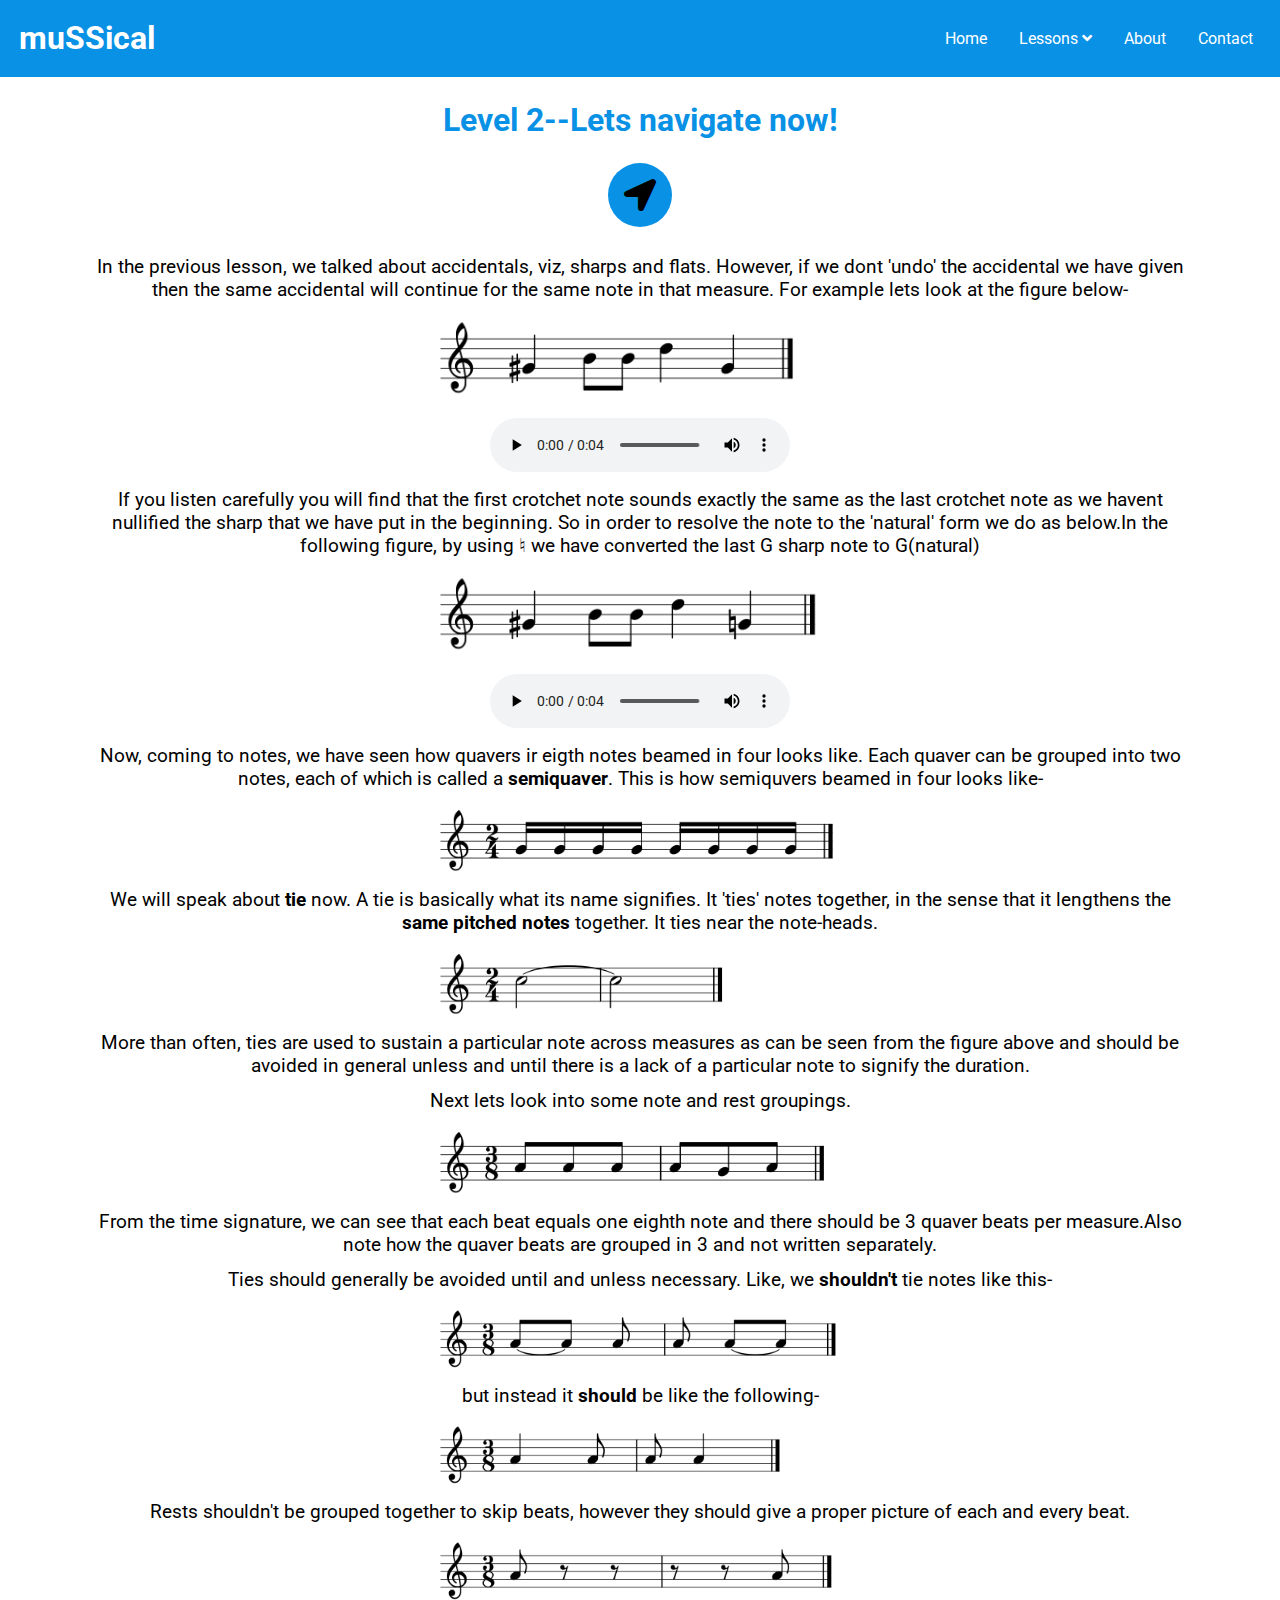
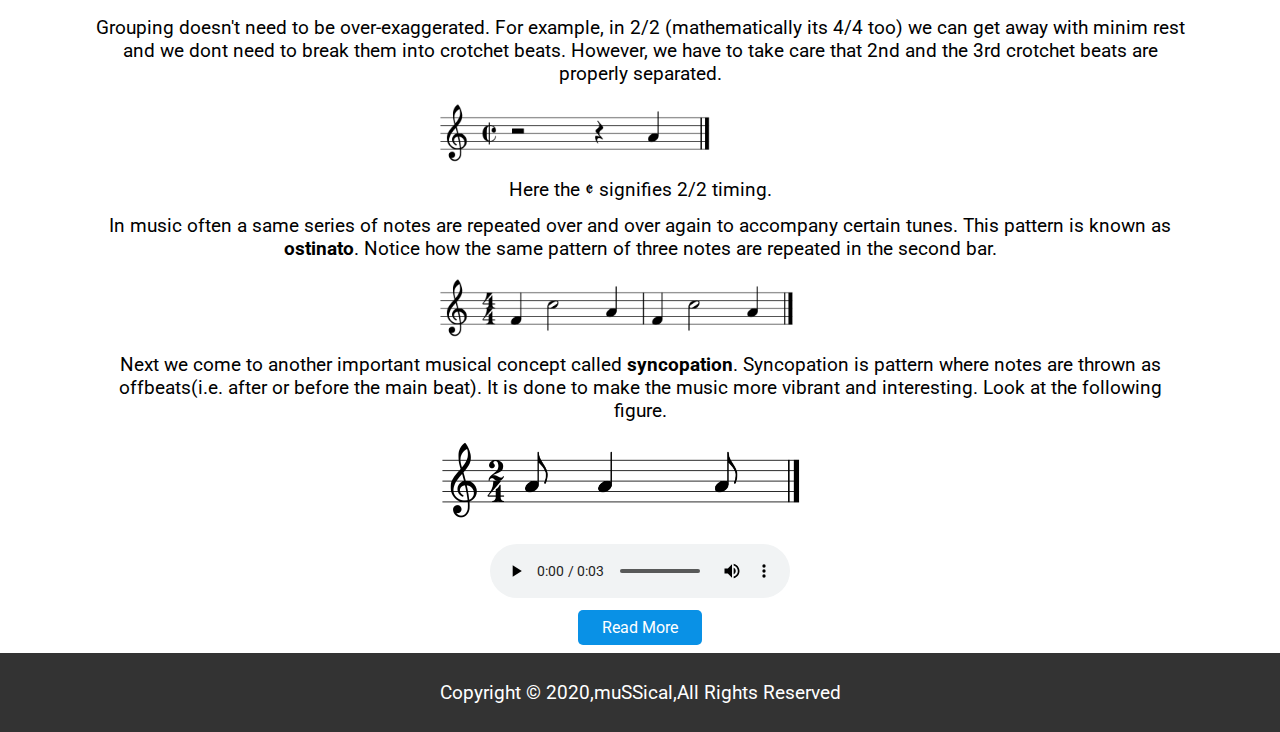
<file: lesson2.html>
<!DOCTYPE html>
<html lang="en">
<head>
    <meta charset="UTF-8">
    <meta name="viewport" content="width=device-width, initial-scale=1.0">
    <meta http-equiv="X-UA-Compatible" content="ie=edge">
    <link rel="stylesheet" href="style.css">
    <link rel="stylesheet" media="screen and (max-width:760px)"href="css/mobile.css">
    <link rel="stylesheet" media="screen and (orientation:landscape) and (min-device-width: 319px) 
	and (max-device-width: 640px)" href="css/mobile.css">
    <!-- <link rel="stylesheet" media="screen and (min-width:1100px)"href="css/widescreen.css"> -->
    
    <link rel="stylesheet" href="./fontawesome-free-5.11.2-web/css/all.css">
    <title>muSSical</title>
</head>
<body>
    <div>
    <nav id="navbar" class="bg-primary">
        <h1 class="logo">
            muSSical
        </h1>
        <ul class="nav-links">
            <li><a href="index.html">Home</a></li>
            <li class="dropdown">Lessons <i class="fa fa-angle-down"></i>
                <ul id="lesson-list">
                    <li><a href="lesson1.html">Lesson 1</a></li>
                    <li><a href="lesson2.html">Lesson 2</a></li>
                    <li><a href="lesson3.html">Lesson 3</a></li>
                </ul>
            </li>
            <li><a href="about.html">About</a></li>
            <li><a href="contact.html">Contact</a></li>
        </ul>
        <div class="hamburger-menu">
            <div class="line1"></div>
            <div class="line2"></div>
            <div class="line3"></div>
        </div>
    </nav>

    <div class="card">
        <div class="container">
        <h2 class="lesson-heading text-primary py-2">
            Level 2--Lets navigate now!
        </h2>
        <div class="icon" style="text-align:center;">
          <i class="fa fa-location-arrow fa-2x"></i>
        </div>
        <div class="card-text">
            <p>In the previous lesson, we talked about accidentals, viz, sharps and flats. However, if we dont 'undo' the accidental we have given then the same accidental will continue for the same note in that measure. For example lets look at the figure below-</p>
				<img src="./images/nonat_sign.png" class="img-fluid" alt="nonat_sign" style="width:25rem;" /><br>
				<audio controls>
					<source src="./audio/nonat_sign.mp3" type="audio/mp3">
					Your browser does not support the audio element.
				</audio>
				<p>If you listen carefully you will find that the first crotchet note sounds exactly the same as the last crotchet note as we havent nullified the sharp that we have put in the beginning. So in order to resolve the note to the 'natural' form we do as below.In the following figure, by using &#9838; we have converted the last G sharp note to G(natural)</p>
				<img src="./images/nat_sign.png" class="img-fluid" alt="nat_sign" style="width:25rem;" /><br>
				<audio controls>
					<source src="./audio/nat_sign.mp3" type="audio/mp3">
					Your browser does not support the audio element.
				</audio>
				<p>Now, coming to notes, we have seen how quavers ir eigth notes beamed in four looks like. Each quaver can be grouped into two notes, each of which is called a <b>semiquaver</b>. This is how semiquvers beamed in four looks like-</p>
				<img src="./images/semiquaver_2by4.png" class="img-fluid" alt="semiquaver_2by4" style="width:25rem;" />
				<p>We will speak about <b>tie</b> now. A tie is basically what its name signifies. It 'ties' notes together, in the sense that it lengthens the <b>same pitched notes</b> together. It ties near the note-heads.</p>
				<img src="./images/tie.png" class="img-fluid" alt="tie" style="width:25rem;" />
				<p>More than often, ties are used to sustain a particular note across measures as can be seen from the figure above and should be avoided in general unless and until there is a lack of a particular note to signify the duration.</p>
				<p>Next lets look into some note and rest groupings.</p>
				<img src="./images/group_3by8.png" class="img-fluid" alt="group_3by8" style="width:25rem;"/>
				<p>From the time signature, we can see that each beat equals one eighth note and there should be 3 quaver beats per measure.Also note how the quaver beats are grouped in 3 and not written separately.</p>
				<p>Ties should generally be avoided until and unless necessary. Like, we <b>shouldn't</b> tie notes like this-</p>
				<img src="./images/not_tie_3by8.png" class="img-fluid" alt="not_tie_3by8" style="width:25rem;"/>
				<p>but instead it <b>should</b> be like the following-</p>
				<img src="./images/correct_tie_3by8.png" class="img-fluid" alt="correct_tie_3by8" style="width:25rem;"/>
				<p>Rests shouldn't be grouped together to skip beats, however they should give a proper picture of each and every beat.</p>
				<img src="./images/correct_rest_3by8.png" class="img-fluid" alt="correct_rest_3by8" style="width:25rem;"/>
				<p>Grouping doesn't need to be over-exaggerated. For example, in 2/2 (mathematically its 4/4 too) we can get away with minim rest and we dont need to break them into crotchet beats. However, we have to take care that 2nd and the 3rd crotchet beats are properly separated.</p>
				<img src="./images/minimrest_2by2.png" class="img-fluid" alt="minimrest_2by2" style="width:25rem;"/>
				<p>Here the &#119093; signifies 2/2 timing.</p>
				<p>In music often a same series of notes are repeated over and over again to accompany certain tunes. This pattern is known as <b>ostinato</b>. Notice how the same pattern of three notes are repeated in the second bar.</p>
				<img src="./images/ostinato.png" class="img-fluid" alt="ostinato" style="width:25rem;"/>
				<p>Next we come to another important musical concept called <b>syncopation</b>. Syncopation is pattern where notes are thrown as offbeats(i.e. after or before the main beat). It is done to make the music more vibrant and interesting. Look at the following figure.</p>
				<img src="./images/synco.png" class="img-fluid" alt="synco" style="width:25rem;" /><br>
				<audio controls>
					<source src="./audio/synco.mp3" type="audio/mp3">
					Your browser does not support the audio element.
				</audio>
        </div>
        <a href="lesson2_2.html" class="btn btn-primary">Read More</a>
        
        </div>
    </div>
    <footer id="main-footer" class="bg-dark text-center py-1">
        <div class="container">
                <p>Copyright &copy; 2020,muSSical,All Rights Reserved</p>
        </div>
    </footer>

    <script src="js/main.js"></script>
</div>
</body>
</html>
</file>
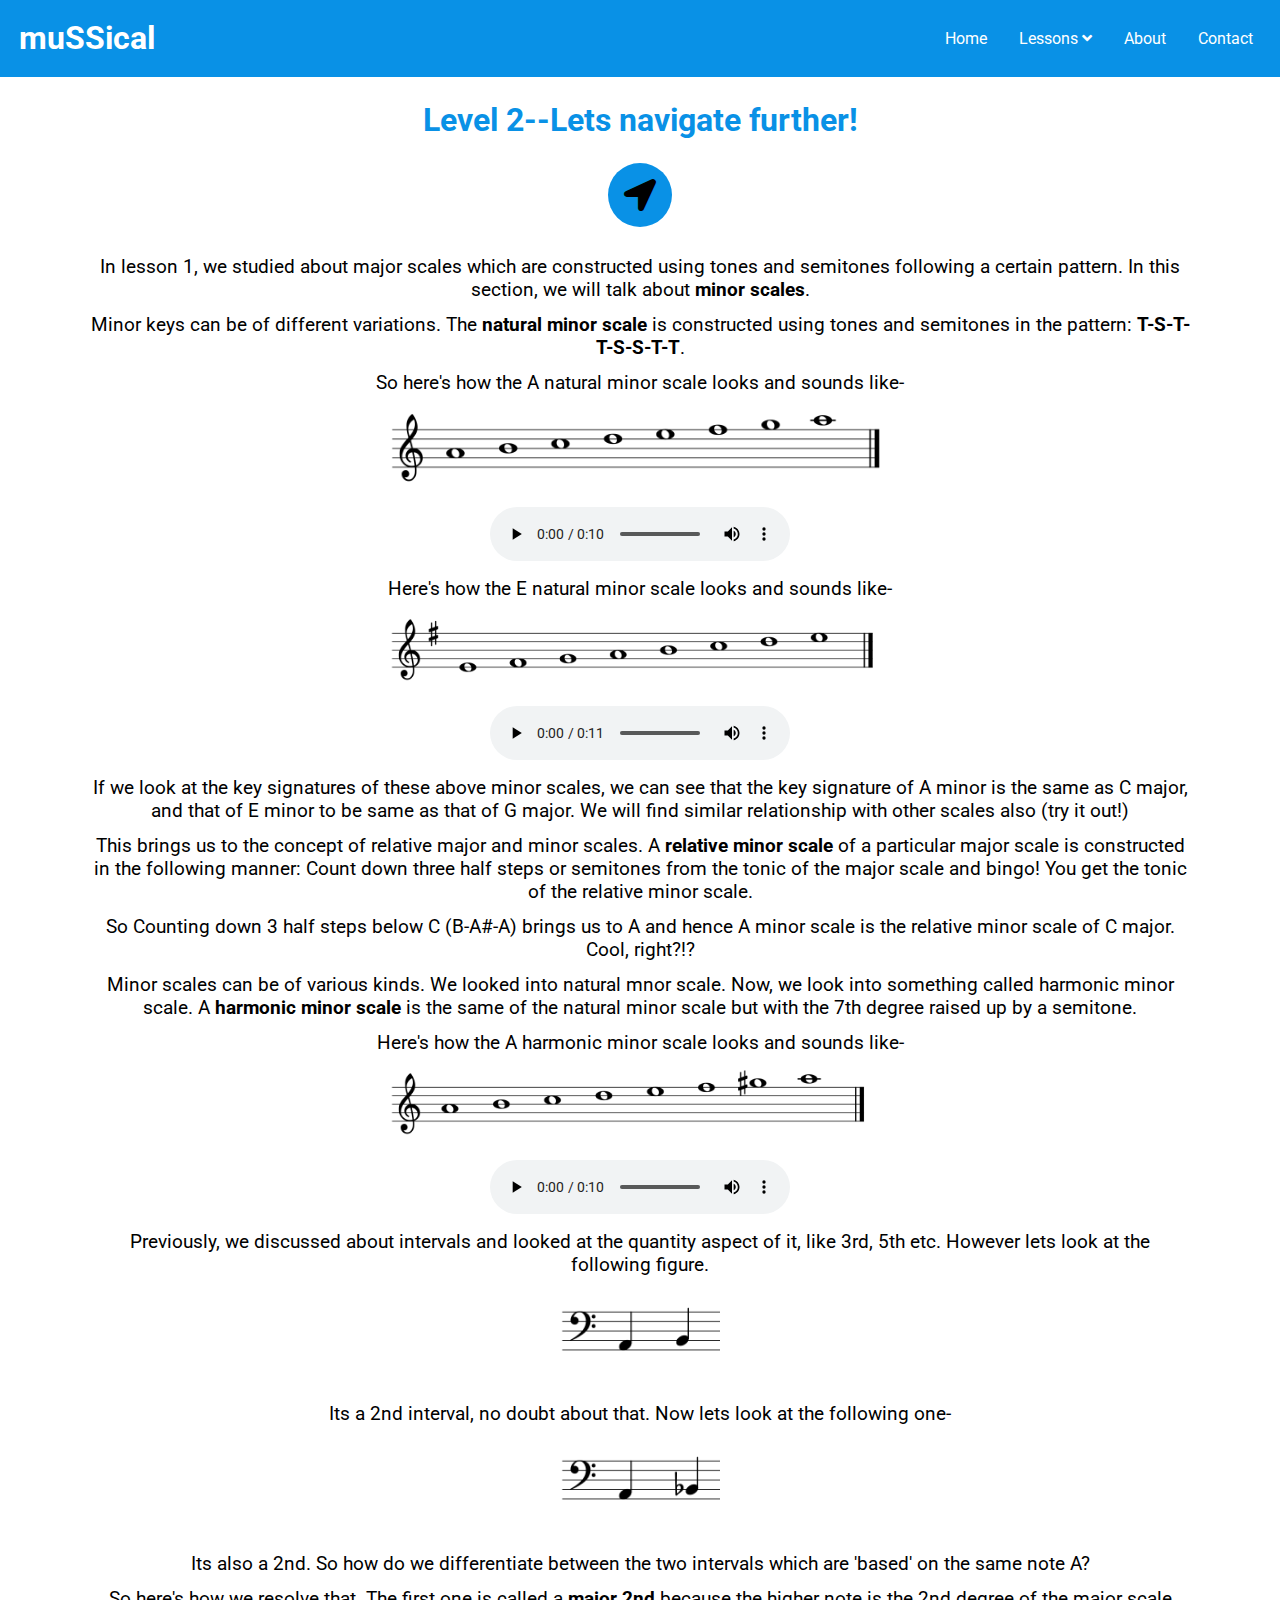
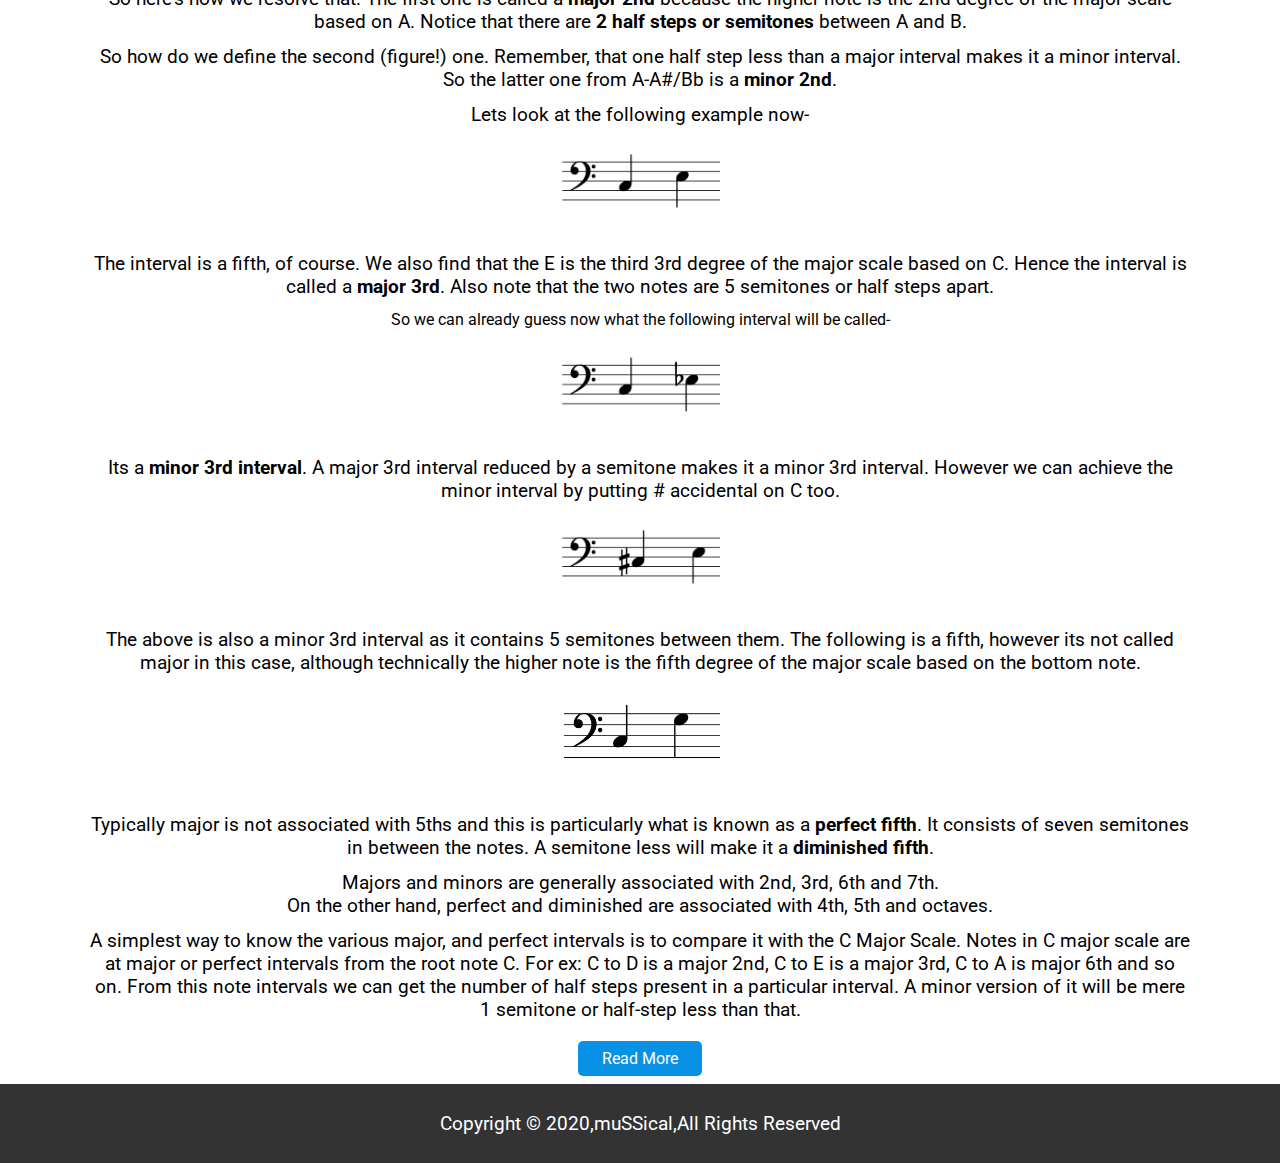
<file: lesson2_2.html>
<!DOCTYPE html>
<html lang="en">
<head>
    <meta charset="UTF-8">
    <meta name="viewport" content="width=device-width, initial-scale=1.0">
    <meta http-equiv="X-UA-Compatible" content="ie=edge">
    <link rel="stylesheet" href="style.css">
	<link rel="stylesheet" media="screen and (max-width:760px)"href="css/mobile.css">
	<link rel="stylesheet" media="screen and (orientation:landscape) and (min-device-width: 319px) 
	and (max-device-width: 640px)" href="css/mobile.css">
    <!-- <link rel="stylesheet" media="screen and (min-width:1100px)"href="css/widescreen.css"> -->
    
    <link rel="stylesheet" href="./fontawesome-free-5.11.2-web/css/all.css">
    <title>muSSical</title>
</head>
<body>
	<div>
	<nav id="navbar" class="bg-primary">
		<h1 class="logo">
			muSSical
		</h1>
		<ul class="nav-links">
				<li><a href="index.html">Home</a></li>
			<li class="dropdown">Lessons <i class="fa fa-angle-down"></i>
				<ul id="lesson-list">
					<li><a href="lesson1.html">Lesson 1</a></li>
					<li><a href="lesson2.html">Lesson 2</a></li>
					<li><a href="lesson3.html">Lesson 3</a></li>
				</ul>
			</li>
			<li><a href="about.html">About</a></li>
			<li><a href="contact.html">Contact</a></li>
		</ul>
		<div class="hamburger-menu">
			<div class="line1"></div>
			<div class="line2"></div>
			<div class="line3"></div>
		</div>
	</nav>

    <div class="card">
        <div class="container">
        <h2 class="lesson-heading text-primary py-2">
            Level 2--Lets navigate further!
        </h2>
        <div class="icon" style="text-align:center;">
            <i class="fa fa-location-arrow fa-2x"></i>
          </div>
        <div class="card-text">
            <p>In lesson 1, we studied about major scales which are constructed using tones and semitones following a certain pattern. In this section, we will talk about <b>minor scales</b>.</p>
				<p>Minor keys can be of different variations. The <b>natural minor scale</b> is constructed using tones and semitones in the pattern: <b>T-S-T-T-S-S-T-T</b>.</p>
				<p>So here's how the A natural minor scale looks and sounds like-</p>
				<img src="./images/Aminor_scale.png" class="img-fluid" alt="Aminor_scale" style="width:500px;" /><br>
				<audio controls>
					<source src="./audio/Aminor_scale.mp3" type="audio/mp3">
					Your browser does not support the audio element.
				</audio>
				<p>Here's how the E natural minor scale looks and sounds like-</p>
				<img src="./images/Eminor_scale.png" class="img-fluid" alt="Eminor_scale" style="width:500px;" /><br>
				<audio controls>
					<source src="./audio/Eminor_scale.mp3" type="audio/mp3">
					Your browser does not support the audio element.
				</audio>
				<p>If we look at the key signatures of these above minor scales, we can see that the key signature of A minor is the same as C major, and that of E minor to be same as that of G major. We will find similar relationship with other scales also (try it out!)</p>
				<p>This brings us to the concept of relative major and minor scales. A <b>relative minor scale</b> of a particular major scale is constructed in the following manner: Count down three half steps or semitones from the tonic of the major scale and bingo! You get the tonic of the relative minor scale.</p>
				<p>So Counting down 3 half steps below C (B-A#-A) brings us to A and hence A minor scale is the relative minor scale of C major. Cool, right?!?</p>
				<p>Minor scales can be of various kinds. We looked into natural mnor scale. Now, we look into something called harmonic minor scale. A <b>harmonic minor scale</b> is the same of the natural minor scale but with the 7th degree raised up by a semitone.</p>
				<p>Here's how the A harmonic minor scale looks and sounds like-</p>
				<img src="./images/A_h_minor_scale.png" class="img-fluid" alt="A_h_minor_scale" style="width:500px;" /><br>
				<audio controls>
					<source src="./audio/A_h_minor_scale.mp3" type="audio/mp3">
					Your browser does not support the audio element.
				</audio>
				<p>Previously, we discussed about intervals and looked at the quantity aspect of it, like 3rd, 5th etc. However lets look at the following figure.</p>
				<img src="./images/major_2nd.png" class="img-fluid" alt="major_2nd" style="width:10rem;"/><br>
				<p>Its a 2nd interval, no doubt about that. Now lets look at the following one-</p>
				<img src="./images/minor_2nd.png" class="img-fluid" alt="minor_2nd" style="width:10rem;"/><br>
				<p>Its also a 2nd. So how do we differentiate between the two intervals which are 'based' on the same note A?</p>
				<p>So here's how we resolve that. The first one is called a <b>major 2nd</b> because the higher note is the 2nd degree of the major scale based on A. Notice that there are <b>2 half steps or semitones</b> between A and B.</p>
				<p>So how do we define the second (figure!) one. Remember, that one half step less than a major interval makes it a minor interval. So the latter one from A-A#/Bb is a <b>minor 2nd</b>.
				<p>Lets look at the following example now-</p>
				<img src="./images/major_3rd.png" class="img-fluid" alt="major_3rd" style="width:10rem;"/><br>
				<p>The interval is a fifth, of course. We also find that the E is the third 3rd degree of the major scale based on C. Hence the interval is called a <b>major 3rd</b>. Also note that the two notes are 5 semitones or half steps apart.</p>
				</p>So we can already guess now what the following interval will be called-</p>
				<img src="./images/minor_3rd.png" class="img-fluid" alt="minor_3rd" style="width:10rem;"/><br>
				<p>Its a <b>minor 3rd interval</b>. A major 3rd interval reduced by a semitone makes it a minor 3rd interval. However we can achieve the minor interval by putting # accidental on C too.</p>
				<img src="./images/minor_3rd_2.png" class="img-fluid" alt="minor_3rd_2" style="width:10rem;"/><br>
				<p>The above is also a minor 3rd interval as it contains 5 semitones between them. The following is a fifth, however its not called major in this case, although technically the higher note is the fifth degree of the major scale based on the bottom note.</p>
				<img src="./images/perfect_fifth.png" class="img-fluid" alt="perfect_fifth" style="width:10rem;"/><br>
				<p>Typically major is not associated with 5ths and this is particularly what is known as a <b>perfect fifth</b>. It consists of seven semitones in between the notes. A semitone less will make it a <b>diminished fifth</b>.</p>
				<p>Majors and minors are generally associated with 2nd, 3rd, 6th and 7th.
				<br>On the other hand, perfect and diminished are associated with 4th, 5th and octaves.</p>
				<p>A simplest way to know the various major, and perfect intervals is to compare it with the C Major Scale. Notes in C major scale are at major or perfect intervals from the root note C. For ex: C to D is a major 2nd, C to E is a major 3rd, C to A is major 6th and so on. From this note intervals we can get the number of half steps present in a particular interval. A minor version of it will be mere 1 semitone or half-step less than that.</p>
        </div>
        <a href="lesson2_3.html" class="btn btn-primary">Read More</a>
        
        </div>
    </div>
    <footer id="main-footer" class="bg-dark text-center py-1">
        <div class="container">
                <p>Copyright &copy; 2020,muSSical,All Rights Reserved</p>
        </div>
	</footer>
	
	<script src="js/main.js"></script>
</div>
</body>
</html>
</file>
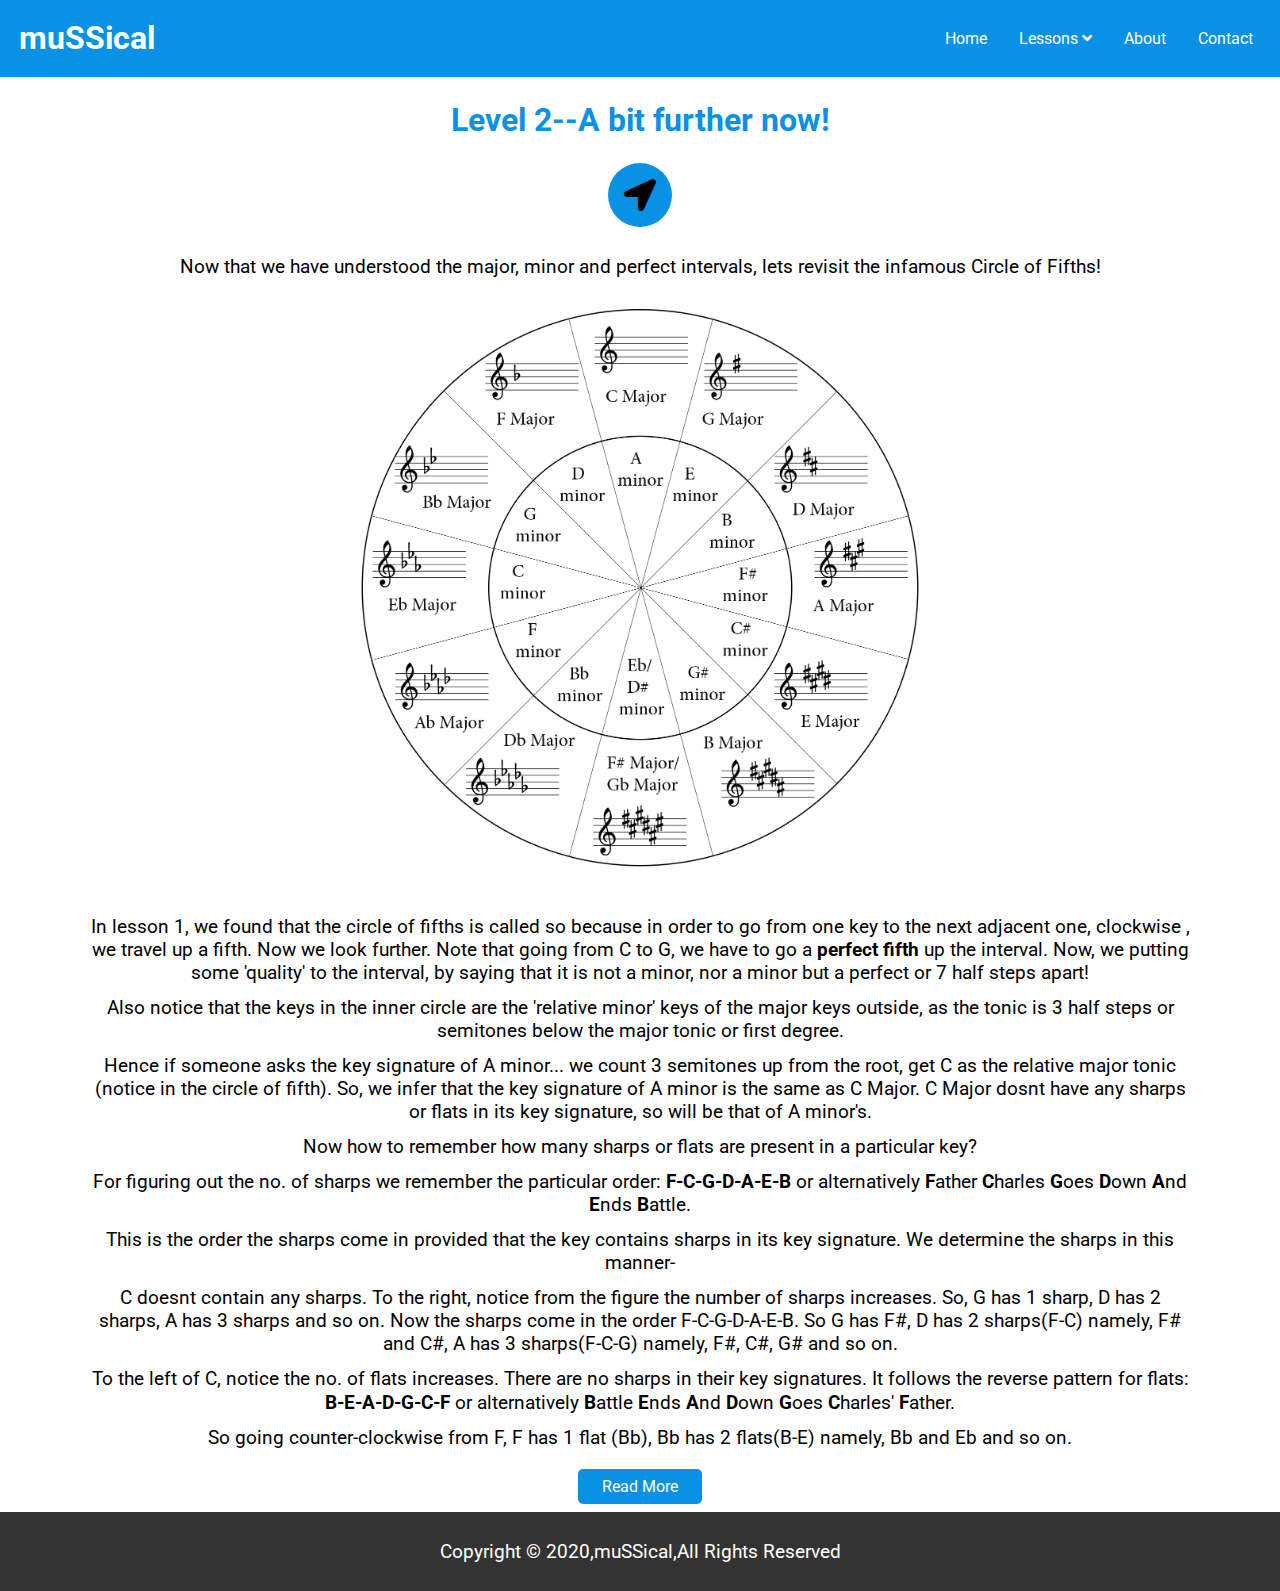
<file: lesson2_3.html>
<!DOCTYPE html>
<html lang="en">
<head>
    <meta charset="UTF-8">
    <meta name="viewport" content="width=device-width, initial-scale=1.0">
    <meta http-equiv="X-UA-Compatible" content="ie=edge">
    <link rel="stylesheet" href="style.css">
    <link rel="stylesheet" media="screen and (max-width:760px)"href="css/mobile.css">
    <link rel="stylesheet" media="screen and (orientation:landscape) and (min-device-width: 319px) 
	and (max-device-width: 640px)" href="css/mobile.css">
    <!-- <link rel="stylesheet" media="screen and (min-width:1100px)"href="css/widescreen.css"> -->
    
    <link rel="stylesheet" href="./fontawesome-free-5.11.2-web/css/all.css">
    <title>muSSical</title>
</head>
<body>
    <div>
    <nav id="navbar" class="bg-primary">
        <h1 class="logo">
            muSSical
        </h1>
        <ul class="nav-links">
                <li><a href="index.html">Home</a></li>
            <li class="dropdown">Lessons <i class="fa fa-angle-down"></i>
                <ul id="lesson-list">
                    <li><a href="lesson1.html">Lesson 1</a></li>
                    <li><a href="lesson2.html">Lesson 2</a></li>
                    <li><a href="lesson3.html">Lesson 3</a></li>
                </ul>
            </li>
            <li><a href="about.html">About</a></li>
            <li><a href="contact.html">Contact</a></li>
        </ul>
        <div class="hamburger-menu">
            <div class="line1"></div>
            <div class="line2"></div>
            <div class="line3"></div>
        </div>
    </nav>

    <div class="card">
        <div class="container">
        <h2 class="lesson-heading text-primary py-2">
            Level 2--A bit further now!
        </h2>
        <div class="icon" style="text-align:center;">
            <i class="fa fa-location-arrow fa-2x"></i>
          </div>
        <div class="card-text">
            <p>Now that we have understood the major, minor and perfect intervals, lets revisit the infamous Circle of Fifths!</p>
				<img src="./images/CircleofFifth.png" class="img-fluid" alt="rest_beam" style="width:40rem;" /><br>
				<p>In lesson 1, we found that the circle of fifths is called so because in order to go from one key to the next adjacent one, clockwise , we travel up a fifth. Now we look further. Note that going from C to G, we have to go a <b>perfect fifth</b> up the interval. Now, we putting some 'quality' to the interval, by saying that it is not a minor, nor a minor but a perfect or 7 half steps apart!</p>
				<p>Also notice that the keys in the inner circle are the 'relative minor' keys of the major keys outside, as the tonic is 3 half steps or semitones below the major tonic or first degree.</p>
				<p>Hence if someone asks the key signature of A minor... we count 3 semitones up from the root, get C as the relative major tonic (notice in the circle of fifth). So, we infer that the key signature of A minor is the same as C Major. C Major dosnt have any sharps or flats in its key signature, so will be that of A minor's.</p>
				<p>Now how to remember how many sharps or flats are present in a particular key?</p>
				<p>For figuring out the no. of sharps we remember the particular order: <b>F-C-G-D-A-E-B</b> or alternatively <b>F</b>ather <b>C</b>harles <b>G</b>oes <b>D</b>own <b>A</b>nd <b>E</b>nds <b>B</b>attle.</p>
				<p>This is the order the sharps come in provided that the key contains sharps in its key signature. We determine the sharps in this manner-</p>
				<p>C doesnt contain any sharps. To the right, notice from the figure the number of sharps increases. So, G has 1 sharp, D has 2 sharps, A has 3 sharps and so on. Now the sharps come in the order F-C-G-D-A-E-B. So G has F#, D has 2 sharps(F-C) namely, F# and C#, A has 3 sharps(F-C-G) namely, F#, C#, G# and so on.</p>
				<p>To the left of C, notice the no. of flats increases. There are no sharps in their key signatures. It follows the reverse pattern for flats: <b>B-E-A-D-G-C-F</b> or alternatively <b>B</b>attle <b>E</b>nds <b>A</b>nd </b> <b>D</b>own <b>G</b>oes <b>C</b>harles' <b>F</b>ather.</p>
				<p>So going counter-clockwise from F, F has 1 flat (Bb), Bb has 2 flats(B-E) namely, Bb and Eb and so on.</p>
        </div>
        <a href="lesson2_4.html" class="btn btn-primary">Read More</a>
        
        </div>
    </div>
    <footer id="main-footer" class="bg-dark text-center py-1">
        <div class="container">
                <p>Copyright &copy; 2020,muSSical,All Rights Reserved</p>
        </div>
    </footer>

    <script src="js/main.js"></script>
    </div>
</body>
</html>
</file>
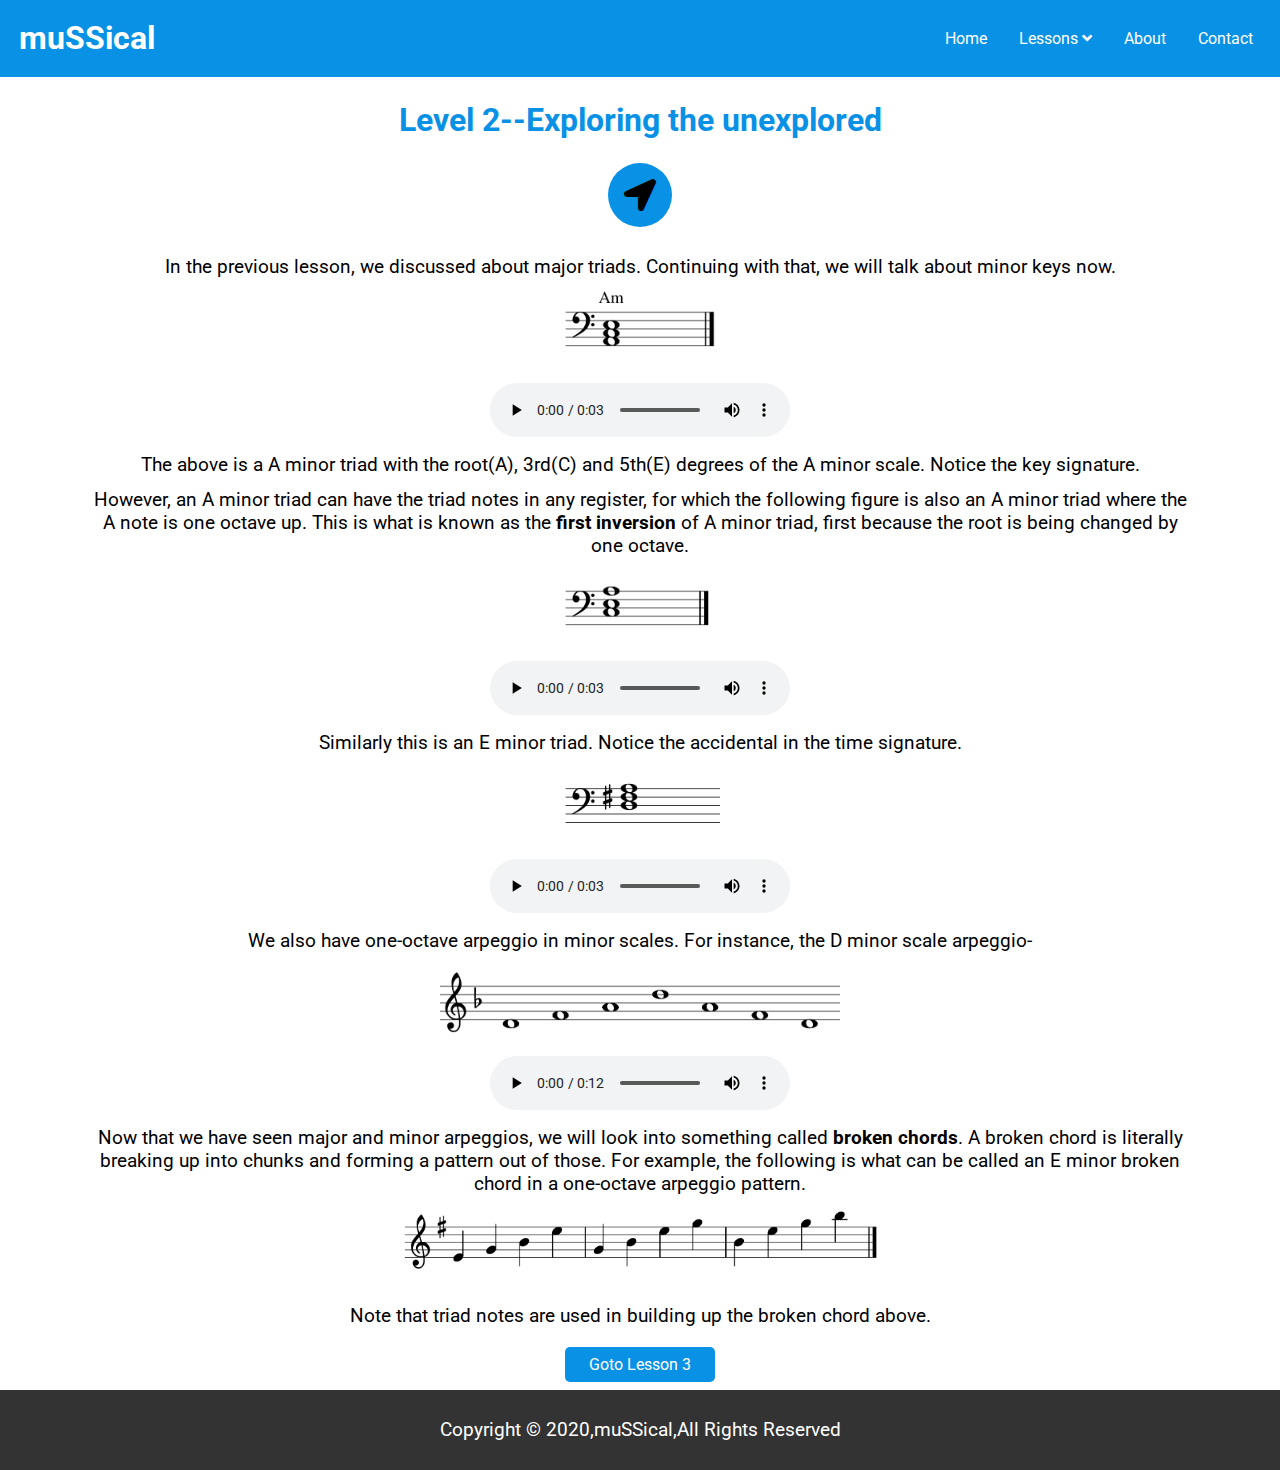
<file: lesson2_4.html>
<!DOCTYPE html>
<html lang="en">
<head>
    <meta charset="UTF-8">
    <meta name="viewport" content="width=device-width, initial-scale=1.0">
    <meta http-equiv="X-UA-Compatible" content="ie=edge">
    <link rel="stylesheet" href="style.css">
    <link rel="stylesheet" media="screen and (max-width:760px)"href="css/mobile.css">
    <link rel="stylesheet" media="screen and (orientation:landscape) and (min-device-width: 319px) 
	and (max-device-width: 640px)" href="css/mobile.css">
    <!-- <link rel="stylesheet" media="screen and (min-width:1100px)"href="css/widescreen.css"> -->
    
    <link rel="stylesheet" href="./fontawesome-free-5.11.2-web/css/all.css">
    <title>muSSical</title>
</head>
<body>
    <div>
    <nav id="navbar" class="bg-primary">
        <h1 class="logo">
            muSSical
        </h1>
        <ul class="nav-links">
                <li><a href="index.html">Home</a></li>
            <li class="dropdown">Lessons <i class="fa fa-angle-down"></i>
                <ul id="lesson-list">
                    <li><a href="lesson1.html">Lesson 1</a></li>
                    <li><a href="lesson2.html">Lesson 2</a></li>
                    <li><a href="lesson3.html">Lesson 3</a></li>
                </ul>
            </li>
            <li><a href="about.html">About</a></li>
            <li><a href="contact.html">Contact</a></li>
        </ul>
        <div class="hamburger-menu">
            <div class="line1"></div>
            <div class="line2"></div>
            <div class="line3"></div>
        </div>
    </nav>

    <div class="card">
        <div class="container">
        <h2 class="lesson-heading text-primary py-2">
            Level 2--Exploring the unexplored
        </h2>
        <div class="icon" style="text-align:center;">
            <i class="fa fa-location-arrow fa-2x"></i>
          </div>
        <div class="card-text">
            <p>In the previous lesson, we discussed about major triads. Continuing with that, we will talk about minor keys now.</p>
				<img src="./images/Aminor_triad.png" class="img-fluid" alt="Aminor_triad" style="width:10rem;"/><br>
				<audio controls>
					<source src="./audio/Aminor_triad.mp3" type="audio/mp3">
					Your browser does not support the audio element.
				</audio>
				<p>The above is a A minor triad with the root(A), 3rd(C) and 5th(E) degrees of the A minor scale. Notice the key signature.</p>
				<p>However, an A minor triad can have the triad notes in any register, for which the following figure is also an A minor triad where the A note is one octave up. This is what is known as the <b>first inversion</b> of A minor triad, first because the root is being changed by one octave.</p>
				<img src="./images/Aminor_triad_1stinv.png" class="img-fluid" alt="Aminor_triad_1stinv" style="width:10rem;"/><br>
				<audio controls>
					<source src="./audio/Aminor_triad_1stinv.mp3" type="audio/mp3">
					Your browser does not support the audio element.
				</audio>
				<p>Similarly this is an E minor triad. Notice the accidental in the time signature.</p>
				<img src="./images/Eminor_triad.png" class="img-fluid" alt="Eminor_triad" style="width:10rem;"/><br>
				<audio controls>
					<source src="./audio/Eminor_triad.mp3" type="audio/mp3">
					Your browser does not support the audio element.
				</audio>
				<p>We also have one-octave arpeggio in minor scales. For instance, the D minor scale arpeggio-</p>
				<img src="./images/Dminor_arpeggio.png" class="img-fluid" alt="Dminor_arpeggio" style="width:25rem;"/><br>
				<audio controls>
					<source src="./audio/Dminor_arpeggio.mp3" type="audio/mp3">
					Your browser does not support the audio element.
				</audio>
				<p>Now that we have seen major and minor arpeggios, we will look into something called <b>broken chords</b>. A broken chord is literally breaking up into chunks and forming a pattern out of those. For example, the following is what can be called an E minor broken chord in a one-octave arpeggio pattern.</p>
				<img src="./images/Eminor_broken_chord.png" class="img-fluid" alt="Eminor_broken_chord" style="width:30rem;"/><br>
				<p>Note that triad notes are used in building up the broken chord above.</p>
        </div>
        <a href="lesson3.html" class="btn btn-primary">Goto Lesson 3</a>
        
        </div>
    </div>
    <footer id="main-footer" class="bg-dark text-center py-1">
        <div class="container">
                <p>Copyright &copy; 2020,muSSical,All Rights Reserved</p>
        </div>
    </footer>

    <script src="js/main.js"></script>
</div>
</body>
</html>
</file>
<file: style.css>
@import url('https://fonts.googleapis.com/css?family=Roboto&display=swap');
*{
	box-sizing: border-box;
	margin: 0;
	padding: 0;
}

body{
	font-family: 'Roboto',sans-serif;
	line-height: 1.2;
}

a{ text-decoration:none;}

p{ 
	font-size: 1.2rem;
	margin:0.75rem 0;
}

.text-center{
    text-align: center;
}

.text-primary{
    color:#0991e6;
}

.bg-primary{
    background:#0991e6;
    color: #fff;
}

.bg-dark{
    background: #333;
    color: #fff;
}

.btn{
	display: inline-block;
	color: #fff;
	background: #0991e6;
	padding: 0.5rem 1.5rem;
	margin:0.5rem;
	border:none;
	border-radius: 5px;
	
}

.btn-dark{
	background: #333;
    color: #fff;
}

.py-1{
	padding:1rem 0;
}
.py-2{
	padding:1.5rem 0;
}
.py-3{
	padding:2rem 0;
}

#navbar{
	display: flex;
	position: sticky;
	top: 0;
	background:#0991e6; 
	color: #fff;
	justify-content: space-between;
	z-index: 1;
	padding: 0.7rem;
	width:100%;
}

#navbar .logo{
	align-items: left;
	padding: 0.5rem;
	/* margin: 0 0.25rem; */
}

#navbar ul{
	display: flex;
	align-items: center;
	list-style: none;
	}

#navbar .hamburger-menu{
	display:none;
	cursor:pointer;
}

#navbar .hamburger-menu div{
	width: 30px;
	height: 3px;
	background-color: #fff;
	margin:7.5px;
	transition: transform 0.3s ease-out;
}

.toggle .line1{
	transform: rotate(-45deg) translate(-7.5px,7px);
}

.toggle .line2{
	opacity:0;
}

.toggle .line3{
	transform: rotate(45deg) translate(-7.5px,-7px);
}
	
#navbar ul li a,
#navbar ul .dropdown{
	color: #fff;
	padding: 0.75rem;
	margin: 0 0.25rem;
}
	
#navbar ul li a:hover,
#navbar ul .dropdown:hover{
	cursor:pointer;
	background-color:#00B2ef; 
}

#navbar ul li ul{
	display: none;
	position: absolute;
	/* left: 0; */
	width:200px;
	align-items: center;
	list-style: none;
	margin-top: 1.45rem;
	z-index:1;
}

#navbar ul li ul li{
	/* position: absolute; */
	display:block;
	background: #e7e7e7;
	padding: 0.75rem;
	margin: 0 0.25rem;
}

#navbar ul li ul li a{
	color: #333;
	/* padding: 0.75rem;
	margin: 0 0.25rem; */
	/* color: #333; */
}

#navbar ul li ul li:hover{
	background-color:#00B2ef; 
	color: inherit;
}

.container{
	max-width: 1100px;
	margin:auto;
	text-align:center;
	/* padding: 0 3rem; */
	/* overflow:hidden; */
}

#carousel .container img{
	display: block;
	margin: auto;
	max-width:100%;
}


#about{
	margin:auto;
	padding: 0.5rem 2rem;
	text-align:center
}

#about .container{
	max-width: 600px;
	border: 1px solid #eee;
	border-radius: 2px;
	padding: 0.5rem 2rem;
}

#about-header{
    font-size: 2rem;
    /* margin-bottom:0.75rem; */
    line-height: 1.2;
}

#about .text-content{
	font-size: 1.2rem;
	line-height: 1.2;
}

.primary-heading,
.lesson-heading{
	font-size: 2rem;
	line-height:1.2;
}

#lesson-section .lessons{
	display: flex;
	padding: 1rem;
}

#lesson-section .lessons .lesson{
	flex:1;
	text-align:center;
	padding: 1rem;
	border: 1px solid #eee;
}

#lesson-section .lessons .lesson i,
.card .icon i{
	background: #0991e6;
	padding: 1rem;
	border-radius: 50%;
	margin-bottom: 1rem;
}

.card .card-text .img-fluid{
	display: block;
	margin: auto;
	max-width:100%;
}

#about-section .container{
	max-width: 1000px;
	border: 1px solid #eee;
	border-radius: 2px;
	padding: 0.5rem 2rem;
	/* min-height: 91vh; */
}

#about-section .about-info{
	display: flex;
	padding: 1rem;
}

#about-section .about-info #about-profilepic{
	flex:1;
	max-height:100%;
}

#about-section .about-info #about-textcontent{
	flex:2;
	text-align: left;
	min-height:100%;
	padding: 0 0.2rem;
}

#about-section .about-info #about-textcontent h2{
	font-size: 2.5rem;
}

#about-section .about-info #about-profilepic img{
	display: block;
	margin: auto;
	width:50%;
	border-radius:50%;
}

#contact-section{
	margin:2rem 0;
}
#contact-section .container{
	max-width: 600px;
	/* border: 1px solid #eee; */
	/* border-radius: 2px; */
	padding: 0.5rem 2rem;
}
#contact-section .container #contact-heading h2{
	font-size: 2.5rem;
}

#contact-section .container #form-details{
	margin-top:1rem;
	border: 1px solid #eee;
	border-radius: 2px;
	background-color: #0991e6;
	color:#fff;
}
#contact-section .container #form-details h3{
	font-size: 1.75rem;
}

#contact-section .container #form-details .form-grp{
	margin:1rem;
	text-align:left;
}

#contact-section .container #form-details label{
	display:block;
	color:#fff;
	font-size: 1.2rem;
	line-height: 1.2;
}

#contact-section .container #form-details #submit{
	margin:0;
}

#contact-section .container #form-details input,
#contact-section .container #form-details textarea{
	font-size: 1.2rem;
	line-height: 1.2;
	width:100%;
	padding: 0.75rem;
}
</file>
<file: css/mobile.css>
body > div{
    overflow-x: hidden;
}

#navbar{
    position: sticky;
    top:0;
    height: 9vh;

    /* z-index:1; */
    /*
    width:100%;
    
    */
    /* padding: 1.5rem 0; */
}

#navbar .hamburger-menu{
    display:block;
}

#navbar .nav-links{
    position:absolute;
    right:0px;
    height: 91vh;
    top:9vh;
    background-color:#0991e6;
    flex-direction: column;
    align-items: center;
    width: 50%;
    transform: translateX(110%);
    /* transition: transform 0.5s ease-in; */
}

#navbar .nav-links li{
    margin: 2rem 0;
}

#navbar .nav-links ul{
    position: relative;
    width: 100%;
    /* text-align:center; */
    /* transform: translateX(150%); */
    /* transition: transform 1s ease-in; */
}

 #navbar .nav-links .dropdown:hover{
	cursor:pointer;
    background-color:#0991e6;
    text-align: center;
}

#navbar .nav-links .dropdown li{
    display:block;
	background-color:#0991e6;
	padding: 0.75rem;
	margin: 0;
} 

#navbar .nav-links .dropdown a{
	color: #fff;
	/* padding: 0.75rem;
	margin: 0 0.25rem; */
	/* color: #333; */
}

#about .text-content,
p{ 
	font-size: 1rem;
    margin:0.5rem 0;
    text-align: left;
    padding:0 0.5rem;
}

.primary-heading,
#about-header,
.lesson-heading,
#about-section .about-info #about-textcontent h2,
#contact-section .container #contact-heading h2{
	font-size: 1.75rem;
	line-height:1.2;
}

#lesson-section .lessons{
	display: block;
    padding: 0.5rem;
    
}

#lesson-section .lessons .lesson{
	display: flex;
    padding: 1rem;
    text-align: left;
    margin-bottom:1rem;
}

#lesson-section .lessons .lesson i
{
    align-self:center;
    margin-right:1.2rem;
}

#about-section .about-info{
	display: inline-block;
    padding: 1rem;
    min-height: 505px;
}

#about-section .about-info #about-profilepic img{
	/* display: inline-block; */
	/* margin: auto; */
	width:30%;
	/* border-radius:50%; */
}

#contact-section .container #form-details h3{
	font-size: 1.2rem;
}

#contact-section .container #form-details label,
#contact-section .container #form-details input,
#contact-section .container #form-details textarea{
	font-size:1rem;
}

#main-footer p{
    text-align: center;
}

@media screen and (orientation:landscape) and (min-height: 319px) 
and (max-height: 640px){
    #navbar{
        position: sticky;
        top:0;
        height: 20vh;
    }

    #navbar .nav-links{
        position:absolute;
        right:0px;
        height: 200vh;
        top:20vh;
       
    }
    
 }
</file>
